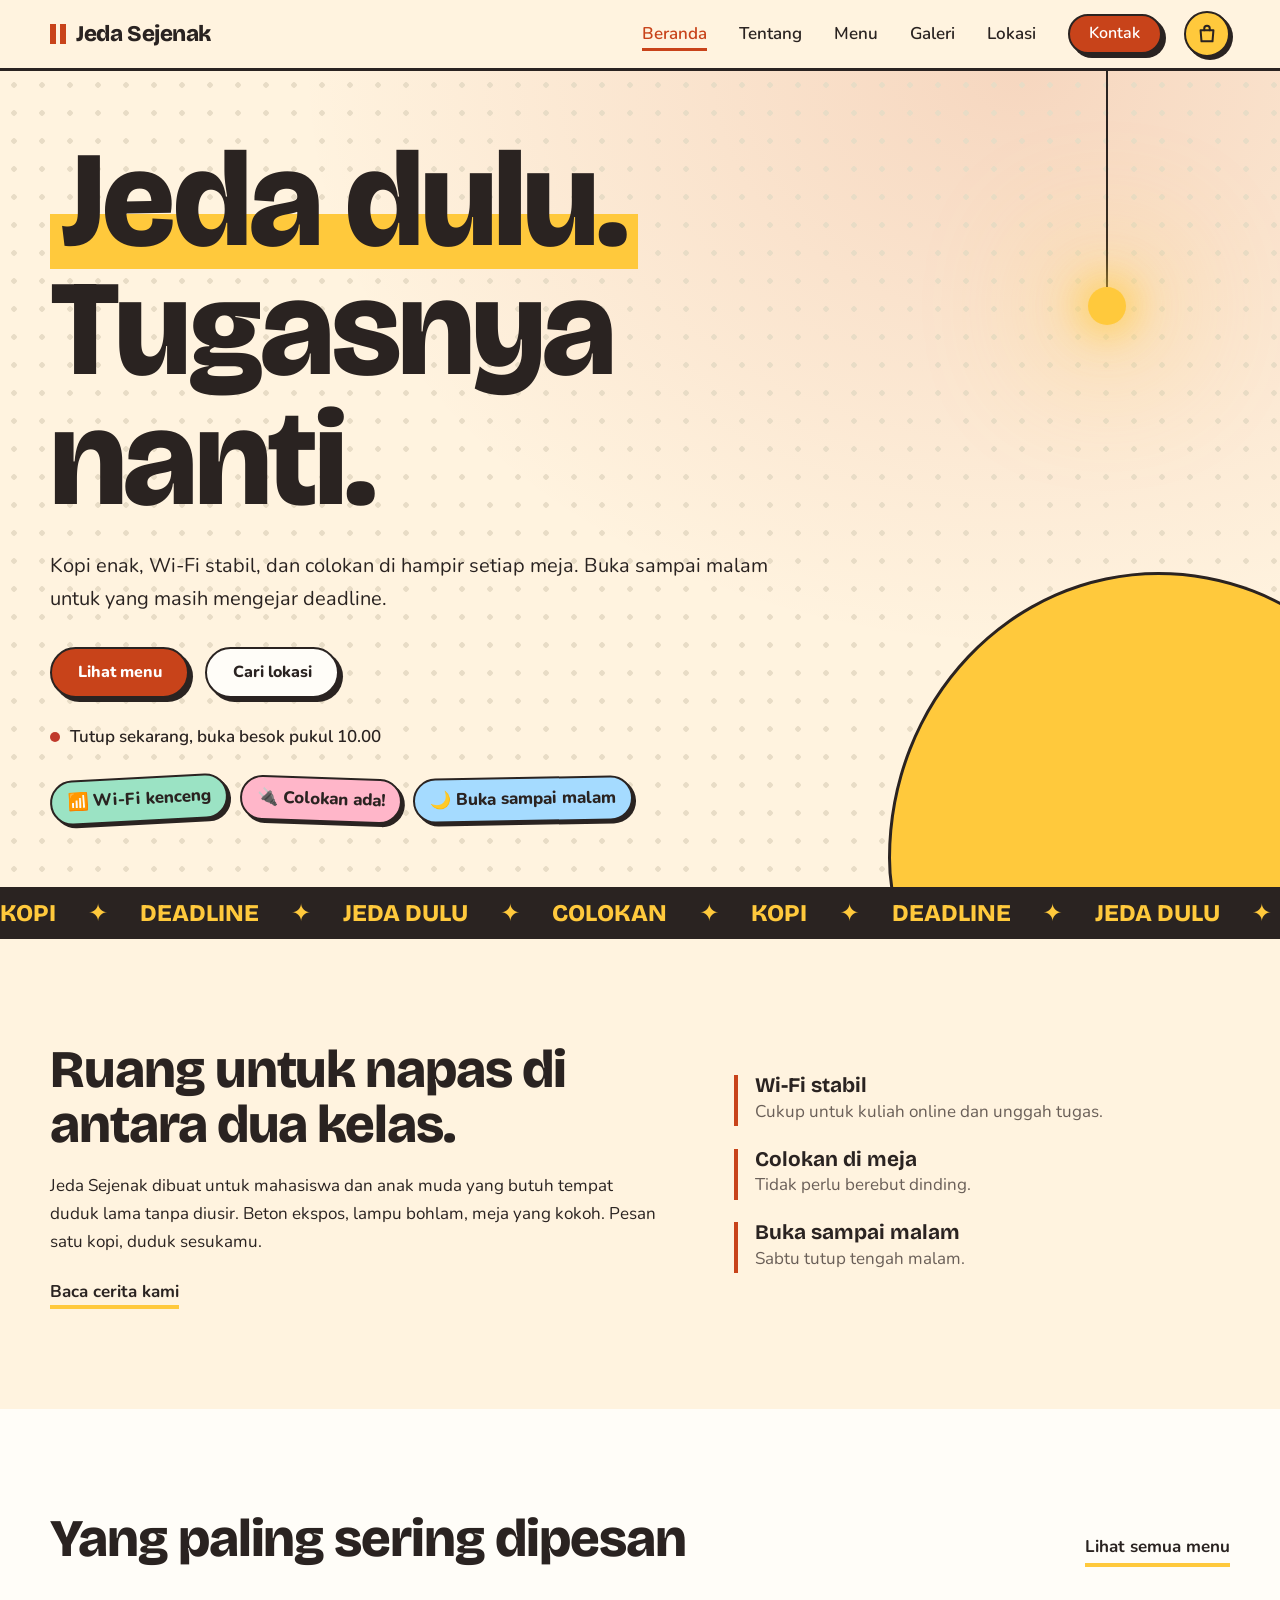
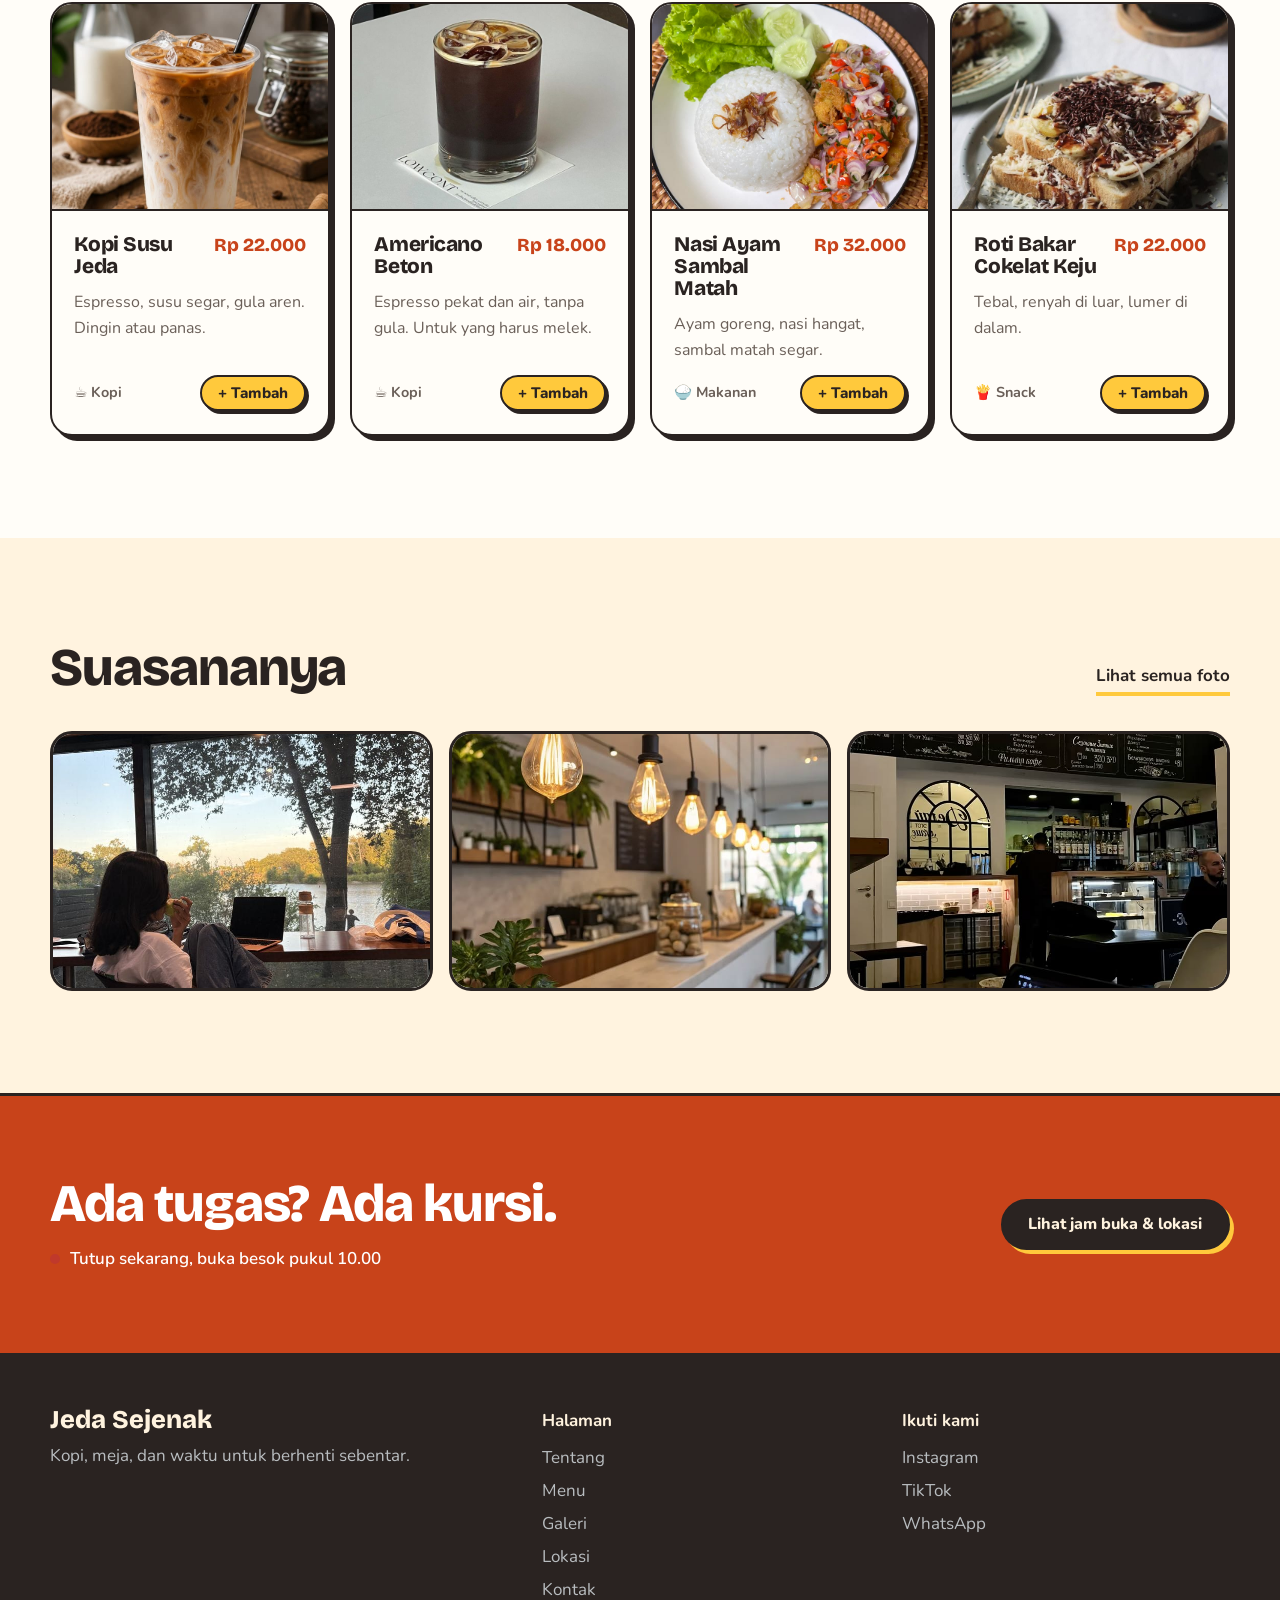
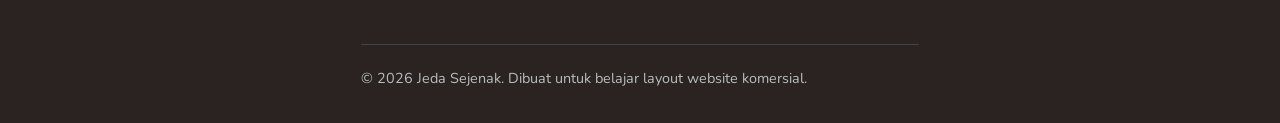
<file: index.html>
<!DOCTYPE html>
<html lang="id">
<head>
  <meta charset="UTF-8">
  <meta name="viewport" content="width=device-width, initial-scale=1">
  <title>Jeda Sejenak | Cafe untuk berhenti sebentar</title>
  <meta name="description" content="Jeda Sejenak: cafe industrial dengan kopi enak, Wi-Fi stabil, dan colokan di tiap meja. Buka sampai malam.">
  <link rel="preconnect" href="https://fonts.googleapis.com">
  <link rel="preconnect" href="https://fonts.gstatic.com" crossorigin>
  <link href="https://fonts.googleapis.com/css2?family=Bricolage+Grotesque:wght@700;800&family=Nunito:wght@400;600;700;800&display=swap" rel="stylesheet">
  <link rel="stylesheet" href="css/style.css">
  <script src="js/script.js" defer></script>
</head>
<body>
  <a class="skip" href="#main">Lewati ke konten</a>

  <!-- NAVBAR: sama di semua halaman. Yang beda hanya class="active" -->
  <header class="site-header">
    <div class="wrap nav">
      <a class="logo" href="index.html" aria-label="Jeda Sejenak, ke beranda">
        <span class="pause" aria-hidden="true"><i></i><i></i></span>Jeda Sejenak
      </a>
      <div class="nav-right">
        <ul class="nav-links" id="nav-links">
        <li><a href="index.html" class="active" aria-current="page">Beranda</a></li>
        <li><a href="about.html">Tentang</a></li>
        <li><a href="menu.html">Menu</a></li>
        <li><a href="gallery.html">Galeri</a></li>
        <li><a href="location.html">Lokasi</a></li>
        <li><a class="btn" href="contact.html">Kontak</a></li>
      </ul>
        <button class="bag-btn" type="button" aria-label="Buka tas pesanan" data-bag-open>
          <svg viewBox="0 0 24 24" fill="none" stroke="currentColor" stroke-width="2.2" stroke-linecap="round" stroke-linejoin="round" aria-hidden="true"><path d="M5 8h14l-1 12H6L5 8z"/><path d="M9 8V6a3 3 0 0 1 6 0v2"/></svg>
          <span class="bag-count" data-bag-count hidden>0</span>
        </button>
        <button class="nav-toggle" aria-expanded="false" aria-controls="nav-links" aria-label="Buka menu">
        <span></span><span></span><span></span>
      </button>
      </div>
    </div>
  </header>

  <main id="main">

    <!-- HERO -->
    <section class="hero">
      <div class="lamp" aria-hidden="true">
        <span class="lamp-cord"></span>
        <span class="lamp-bulb"></span>
      </div>
      <div class="wrap hero-inner">
        <h1 class="hero-title"><span class="hl">Jeda dulu.</span><br>Tugasnya<br>nanti.</h1>
        <p class="hero-lead">Kopi enak, Wi-Fi stabil, dan colokan di hampir setiap meja. Buka sampai malam untuk yang masih mengejar deadline.</p>
        <div class="hero-actions">
          <a class="btn" href="menu.html">Lihat menu</a>
          <a class="btn btn--ghost" href="location.html">Cari lokasi</a>
        </div>
        <p class="status" data-open-status>Memuat jam buka...</p>
        <div class="stickers" aria-hidden="true">
          <span class="sticker" style="--r:-3deg;--bg:var(--mint)">📶 Wi-Fi kenceng</span>
          <span class="sticker" style="--r:2deg;--bg:var(--pink);animation-delay:.4s">🔌 Colokan ada!</span>
          <span class="sticker" style="--r:-1deg;--bg:var(--sky);animation-delay:.8s">🌙 Buka sampai malam</span>
        </div>
      </div>
    </section>
    <div class="marquee" aria-hidden="true"><div class="marquee-track">
      <div class="marquee-group"><span>KOPI</span><span>✦</span><span>DEADLINE</span><span>✦</span><span>JEDA DULU</span><span>✦</span><span>COLOKAN</span><span>✦</span></div>
      <div class="marquee-group"><span>KOPI</span><span>✦</span><span>DEADLINE</span><span>✦</span><span>JEDA DULU</span><span>✦</span><span>COLOKAN</span><span>✦</span></div>
    </div></div>

    <!-- ABOUT (cuplikan) -->
    <section class="section">
      <div class="wrap split">
        <div>
          <h2 class="intro-title">Ruang untuk napas di antara dua kelas.</h2>
          <p>Jeda Sejenak dibuat untuk mahasiswa dan anak muda yang butuh tempat duduk lama tanpa diusir. Beton ekspos, lampu bohlam, meja yang kokoh. Pesan satu kopi, duduk sesukamu.</p>
          <p style="margin-top:1.4rem"><a class="text-link" href="about.html">Baca cerita kami</a></p>
        </div>
        <ul class="facts">
          <li><strong>Wi-Fi stabil</strong><span>Cukup untuk kuliah online dan unggah tugas.</span></li>
          <li><strong>Colokan di meja</strong><span>Tidak perlu berebut dinding.</span></li>
          <li><strong>Buka sampai malam</strong><span>Sabtu tutup tengah malam.</span></li>
        </ul>
      </div>
    </section>

    <!-- MENU FAVORIT -->
    <section class="section section--surface">
      <div class="wrap">
        <div class="section-head">
          <h2 class="section-title">Yang paling sering dipesan</h2>
          <a class="text-link" href="menu.html">Lihat semua menu</a>
        </div>
        <div class="menu-grid">
          <article class="menu-card" data-id="kopi-susu-jeda" data-name="Kopi Susu Jeda" data-price="22000" data-img="img/menu/kopi-susu-jeda.svg" data-category="kopi">
          <div class="menu-card-img"><img src="kopisusu.jpeg" alt="Kopi Susu Jeda" width="400" height="300" loading="lazy"></div>
          <div class="menu-card-body">
          <div class="menu-card-top"><h3>Kopi Susu Jeda</h3><span class="price">Rp 22.000</span></div>
            <p>Espresso, susu segar, gula aren. Dingin atau panas.</p>
            <div class="menu-card-foot"><span class="menu-tag">☕ Kopi</span><button class="btn-add" type="button" data-add aria-label="Tambah Kopi Susu Jeda ke tas"><span aria-hidden="true">+</span> <span class="add-label">Tambah</span></button></div>
                    </div>
        </article>
          <article class="menu-card" data-id="americano-beton" data-name="Americano Beton" data-price="18000" data-img="img/menu/americano-beton.svg" data-category="kopi">
          <div class="menu-card-img"><img src="americabeton.jpeg" alt="Americano Beton" width="400" height="300" loading="lazy"></div>
          <div class="menu-card-body">
          <div class="menu-card-top"><h3>Americano Beton</h3><span class="price">Rp 18.000</span></div>
            <p>Espresso pekat dan air, tanpa gula. Untuk yang harus melek.</p>
            <div class="menu-card-foot"><span class="menu-tag">☕ Kopi</span><button class="btn-add" type="button" data-add aria-label="Tambah Americano Beton ke tas"><span aria-hidden="true">+</span> <span class="add-label">Tambah</span></button></div>
                    </div>
        </article>
          <article class="menu-card" data-id="nasi-ayam-sambal-matah" data-name="Nasi Ayam Sambal Matah" data-price="32000" data-img="img/menu/nasi-ayam-sambal-matah.svg" data-category="makanan">
          <div class="menu-card-img"><img src="sambalmatah.jpeg" alt="Nasi Ayam Sambal Matah" width="400" height="300" loading="lazy"></div>
          <div class="menu-card-body">
          <div class="menu-card-top"><h3>Nasi Ayam Sambal Matah</h3><span class="price">Rp 32.000</span></div>
            <p>Ayam goreng, nasi hangat, sambal matah segar.</p>
            <div class="menu-card-foot"><span class="menu-tag">🍚 Makanan</span><button class="btn-add" type="button" data-add aria-label="Tambah Nasi Ayam Sambal Matah ke tas"><span aria-hidden="true">+</span> <span class="add-label">Tambah</span></button></div>
                    </div>
        </article>
          <article class="menu-card" data-id="roti-bakar-cokelat-keju" data-name="Roti Bakar Cokelat Keju" data-price="22000" data-img="img/menu/roti-bakar-cokelat-keju.svg" data-category="snack">
          <div class="menu-card-img"><img src="cokelatkeju.jpeg" alt="Roti Bakar Cokelat Keju" width="400" height="300" loading="lazy"></div>
          <div class="menu-card-body">
          <div class="menu-card-top"><h3>Roti Bakar Cokelat Keju</h3><span class="price">Rp 22.000</span></div>
            <p>Tebal, renyah di luar, lumer di dalam.</p>
            <div class="menu-card-foot"><span class="menu-tag">🍟 Snack</span><button class="btn-add" type="button" data-add aria-label="Tambah Roti Bakar Cokelat Keju ke tas"><span aria-hidden="true">+</span> <span class="add-label">Tambah</span></button></div>
                    </div>
        </article>
        </div>
      </div>
    </section>

    <!-- GALLERY (cuplikan) -->
    <section class="section">
      <div class="wrap">
        <div class="section-head">
          <h2 class="section-title">Suasananya</h2>
          <a class="text-link" href="gallery.html">Lihat semua foto</a>
        </div>
        <div class="gallery gallery--teaser">
          <!-- Ganti <div class="ph ..."> dengan: <img src="img/nama-foto.jpg" alt="deskripsi foto"> -->
          <figure class="g-item">
            <img src="sudutkerja.jpeg" alt="Kopi susu dan laptop" loading="lazy">
            <figcaption>Sudut kerja dekat jendela</figcaption>
          </figure>
          <figure class="g-item">
            <img src="lampubohlam.jpeg" alt="Kopi susu dan laptop" loading="lazy">
            <figcaption>Lampu bohlam di atas bar</figcaption>
          </figure>
          <figure class="g-item">
            <img src="malamhari.jpeg" alt="Kopi susu dan laptop" loading="lazy">
            <figcaption>Malam hari, penuh dan ramai</figcaption>
          </figure>
        </div>
      </div>
    </section>

    <!-- JAM BUKA + CTA -->
    <section class="cta-band">
      <div class="wrap cta-inner">
        <div>
          <h2 class="cta-title">Ada tugas? Ada kursi.</h2>
          <p class="status" data-open-status>Memuat jam buka...</p>
        </div>
        <a class="btn btn--dark" href="location.html">Lihat jam buka &amp; lokasi</a>
      </div>
    </section>

  </main>

  <!-- FOOTER: sama di semua halaman -->
  <footer class="site-footer">
    <div class="wrap footer-grid">
      <div>
        <p class="footer-brand">Jeda Sejenak</p>
        <p>Kopi, meja, dan waktu untuk berhenti sebentar.</p>
      </div>
      <nav aria-label="Navigasi footer">
        <p class="footer-title">Halaman</p>
        <ul class="footer-links">
          <li><a href="about.html">Tentang</a></li>
          <li><a href="menu.html">Menu</a></li>
          <li><a href="gallery.html">Galeri</a></li>
          <li><a href="location.html">Lokasi</a></li>
          <li><a href="contact.html">Kontak</a></li>
        </ul>
      </nav>
      <div>
        <p class="footer-title">Ikuti kami</p>
        <ul class="footer-links">
          <li><a href="https://instagram.com/jedasejenak.pku" target="_blank" rel="noopener">Instagram</a></li>
          <li><a href="https://tiktok.com/@jedasejenak.pku" target="_blank" rel="noopener">TikTok</a></li>
          <li><a href="https://wa.me/628975091253" target="_blank" rel="noopener">WhatsApp</a></li>
        </ul>
      </div>
    </div>
    <p class="wrap copyright">&copy; <span data-year>2026</span> Jeda Sejenak. Dibuat untuk belajar layout website komersial.</p>
  </footer>
</body>
</html>
</file>
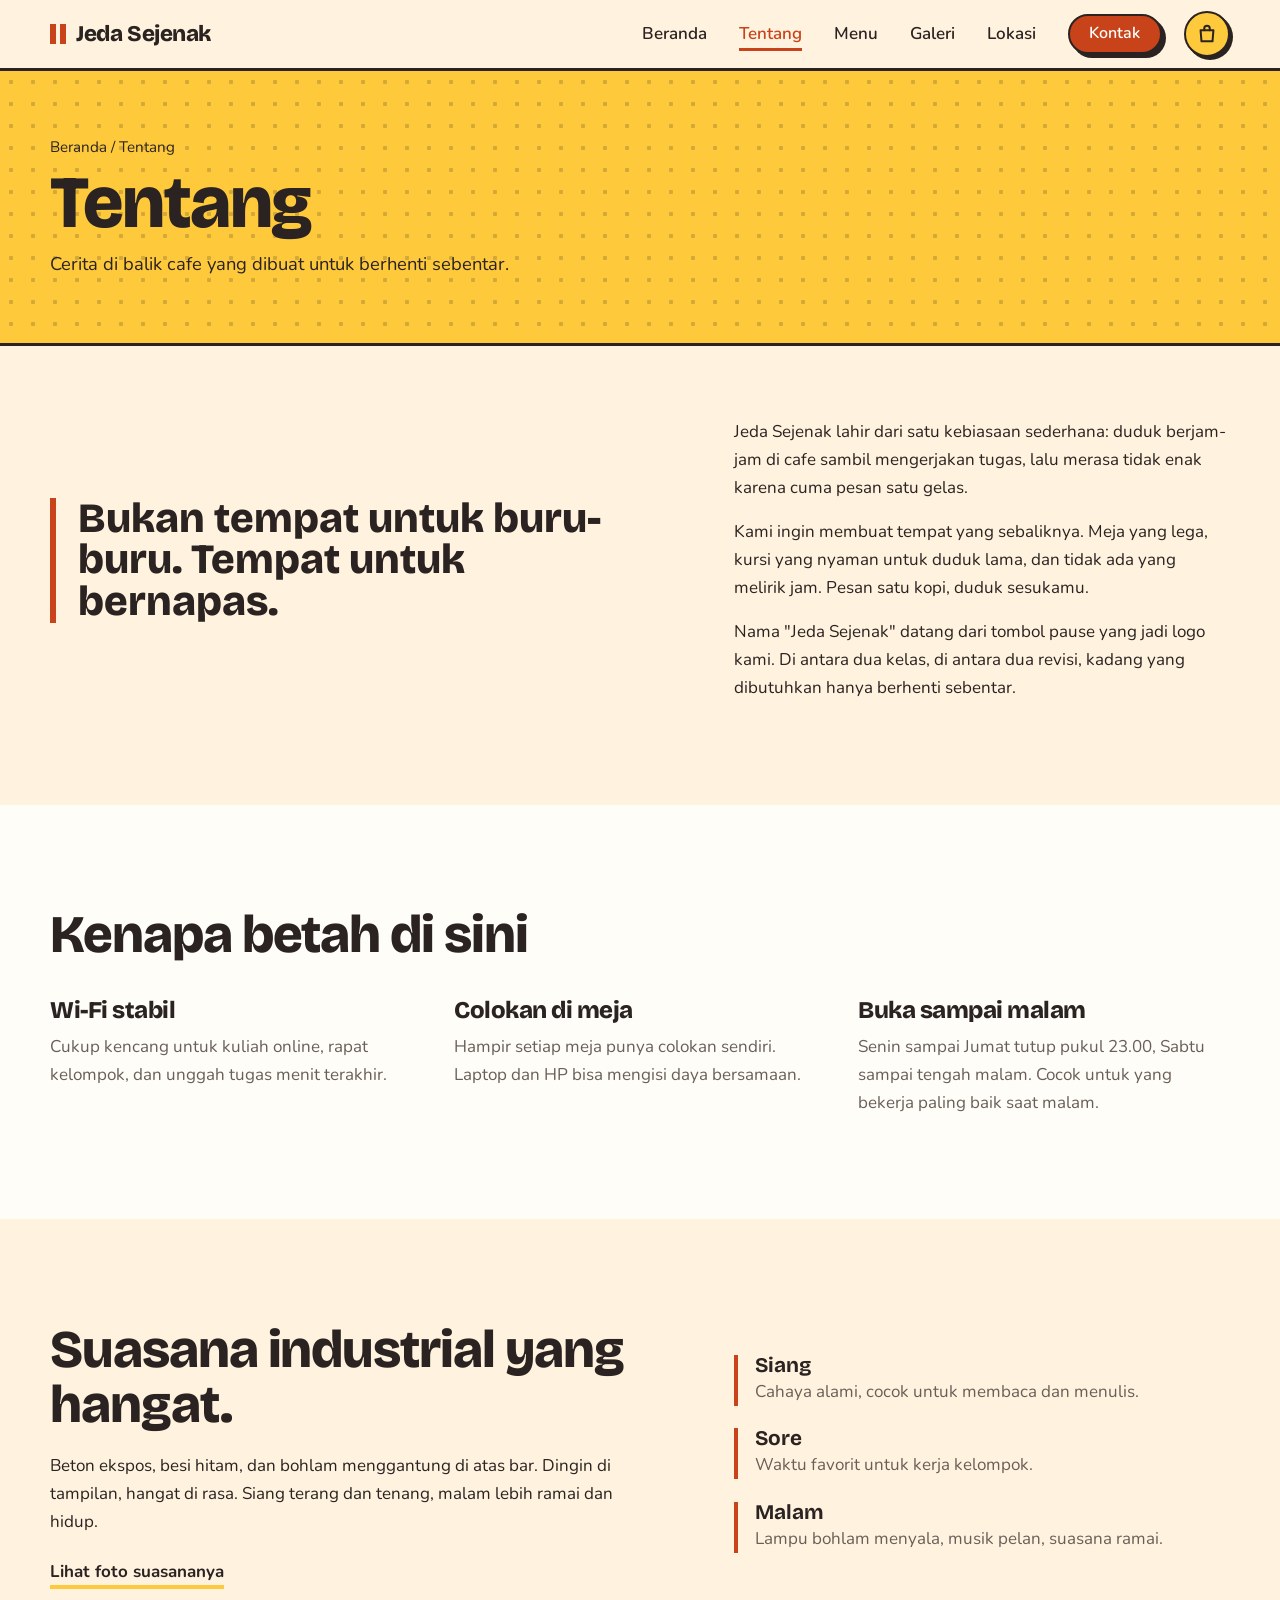
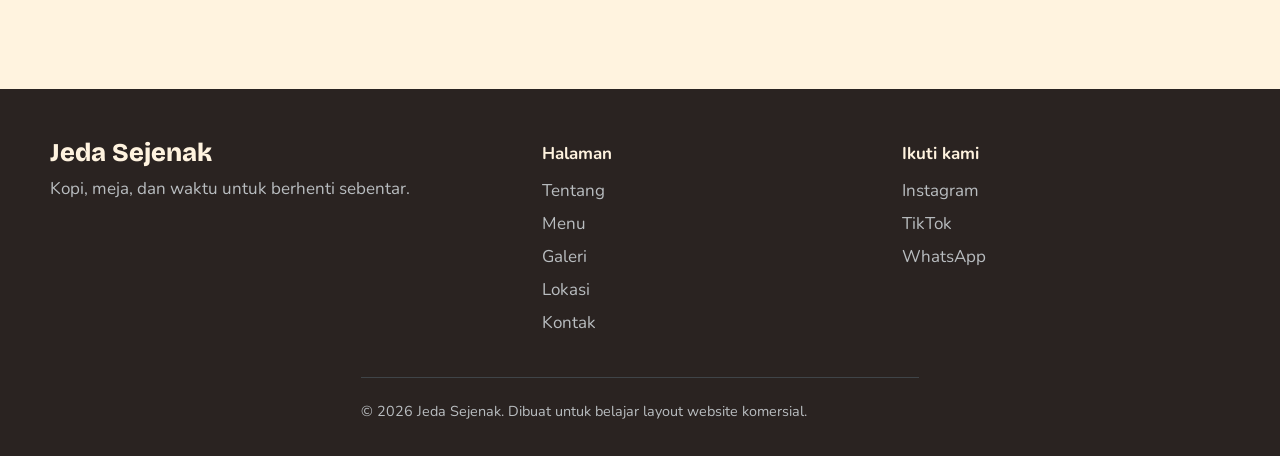
<file: about.html>
<!DOCTYPE html>
<html lang="id">
<head>
  <meta charset="UTF-8">
  <meta name="viewport" content="width=device-width, initial-scale=1">
  <title>Tentang | Jeda Sejenak</title>
  <meta name="description" content="Cerita Jeda Sejenak: cafe industrial untuk mahasiswa dengan Wi-Fi stabil, colokan di meja, dan jam buka sampai malam.">
  <link rel="preconnect" href="https://fonts.googleapis.com">
  <link rel="preconnect" href="https://fonts.gstatic.com" crossorigin>
  <link href="https://fonts.googleapis.com/css2?family=Bricolage+Grotesque:wght@700;800&family=Nunito:wght@400;600;700;800&display=swap" rel="stylesheet">
  <link rel="stylesheet" href="css/style.css">
  <script src="js/script.js" defer></script>
</head>
<body>
  <a class="skip" href="#main">Lewati ke konten</a>

  <!-- NAVBAR: sama di semua halaman. Yang beda hanya class="active" -->
  <header class="site-header">
    <div class="wrap nav">
      <a class="logo" href="index.html" aria-label="Jeda Sejenak, ke beranda">
        <span class="pause" aria-hidden="true"><i></i><i></i></span>Jeda Sejenak
      </a>
      <div class="nav-right">
        <ul class="nav-links" id="nav-links">
        <li><a href="index.html">Beranda</a></li>
        <li><a href="about.html" class="active" aria-current="page">Tentang</a></li>
        <li><a href="menu.html">Menu</a></li>
        <li><a href="gallery.html">Galeri</a></li>
        <li><a href="location.html">Lokasi</a></li>
        <li><a class="btn" href="contact.html">Kontak</a></li>
      </ul>
        <button class="bag-btn" type="button" aria-label="Buka tas pesanan" data-bag-open>
          <svg viewBox="0 0 24 24" fill="none" stroke="currentColor" stroke-width="2.2" stroke-linecap="round" stroke-linejoin="round" aria-hidden="true"><path d="M5 8h14l-1 12H6L5 8z"/><path d="M9 8V6a3 3 0 0 1 6 0v2"/></svg>
          <span class="bag-count" data-bag-count hidden>0</span>
        </button>
        <button class="nav-toggle" aria-expanded="false" aria-controls="nav-links" aria-label="Buka menu">
        <span></span><span></span><span></span>
      </button>
      </div>
    </div>
  </header>

  <main id="main">

    <!-- PAGE HEADER (hero kecil untuk halaman dalam) -->
    <section class="page-header">
      <div class="wrap">
        <p class="crumb"><a href="index.html">Beranda</a> / Tentang</p>
        <h1 class="page-title">Tentang</h1>
        <p class="page-lead">Cerita di balik cafe yang dibuat untuk berhenti sebentar.</p>
      </div>
    </section>

    <section class="section">
      <div class="wrap split">
        <p class="pull-quote">Bukan tempat untuk buru-buru. Tempat untuk bernapas.</p>
        <div class="story">
          <p>Jeda Sejenak lahir dari satu kebiasaan sederhana: duduk berjam-jam di cafe sambil mengerjakan tugas, lalu merasa tidak enak karena cuma pesan satu gelas.</p>
          <p>Kami ingin membuat tempat yang sebaliknya. Meja yang lega, kursi yang nyaman untuk duduk lama, dan tidak ada yang melirik jam. Pesan satu kopi, duduk sesukamu.</p>
          <p>Nama "Jeda Sejenak" datang dari tombol pause yang jadi logo kami. Di antara dua kelas, di antara dua revisi, kadang yang dibutuhkan hanya berhenti sebentar.</p>
        </div>
      </div>
    </section>

    <section class="section section--surface">
      <div class="wrap">
        <div class="section-head"><h2 class="section-title">Kenapa betah di sini</h2></div>
        <div class="cols-3">
          <div><h3>Wi-Fi stabil</h3><p>Cukup kencang untuk kuliah online, rapat kelompok, dan unggah tugas menit terakhir.</p></div>
          <div><h3>Colokan di meja</h3><p>Hampir setiap meja punya colokan sendiri. Laptop dan HP bisa mengisi daya bersamaan.</p></div>
          <div><h3>Buka sampai malam</h3><p>Senin sampai Jumat tutup pukul 23.00, Sabtu sampai tengah malam. Cocok untuk yang bekerja paling baik saat malam.</p></div>
        </div>
      </div>
    </section>

    <section class="section">
      <div class="wrap split">
        <div>
          <h2 class="intro-title">Suasana industrial yang hangat.</h2>
          <p>Beton ekspos, besi hitam, dan bohlam menggantung di atas bar. Dingin di tampilan, hangat di rasa. Siang terang dan tenang, malam lebih ramai dan hidup.</p>
          <p style="margin-top:1.4rem"><a class="text-link" href="gallery.html">Lihat foto suasananya</a></p>
        </div>
        <ul class="facts">
          <li><strong>Siang</strong><span>Cahaya alami, cocok untuk membaca dan menulis.</span></li>
          <li><strong>Sore</strong><span>Waktu favorit untuk kerja kelompok.</span></li>
          <li><strong>Malam</strong><span>Lampu bohlam menyala, musik pelan, suasana ramai.</span></li>
        </ul>
      </div>
    </section>

  </main>

  <!-- FOOTER: sama di semua halaman -->
  <footer class="site-footer">
    <div class="wrap footer-grid">
      <div>
        <p class="footer-brand">Jeda Sejenak</p>
        <p>Kopi, meja, dan waktu untuk berhenti sebentar.</p>
      </div>
      <nav aria-label="Navigasi footer">
        <p class="footer-title">Halaman</p>
        <ul class="footer-links">
          <li><a href="about.html">Tentang</a></li>
          <li><a href="menu.html">Menu</a></li>
          <li><a href="gallery.html">Galeri</a></li>
          <li><a href="location.html">Lokasi</a></li>
          <li><a href="contact.html">Kontak</a></li>
        </ul>
      </nav>
      <div>
        <p class="footer-title">Ikuti kami</p>
        <ul class="footer-links">
          <li><a href="https://instagram.com/jedasejenak.pku" target="_blank" rel="noopener">Instagram</a></li>
          <li><a href="https://tiktok.com/@jedasejenak.pku" target="_blank" rel="noopener">TikTok</a></li>
          <li><a href="https://wa.me/628975091253" target="_blank" rel="noopener">WhatsApp</a></li>
        </ul>
      </div>
    </div>
    <p class="wrap copyright">&copy; <span data-year>2026</span> Jeda Sejenak. Dibuat untuk belajar layout website komersial.</p>
  </footer>
</body>
</html>
</file>
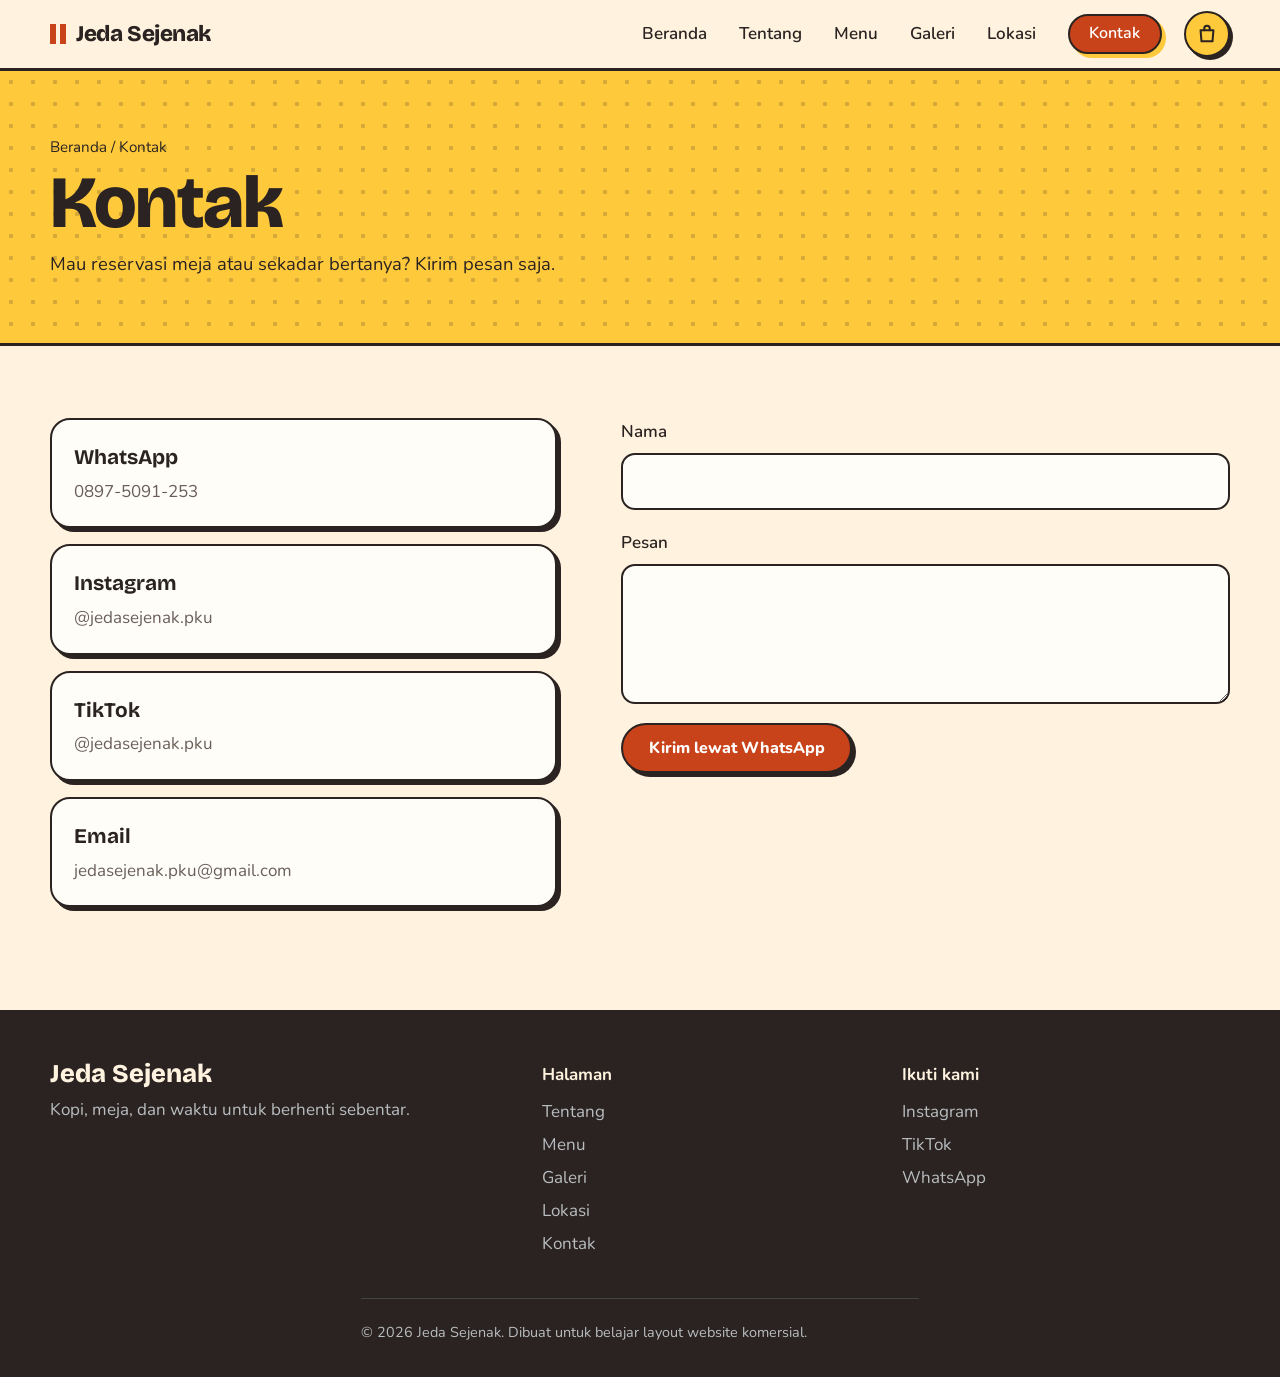
<file: contact.html>
<!DOCTYPE html>
<html lang="id">
<head>
  <meta charset="UTF-8">
  <meta name="viewport" content="width=device-width, initial-scale=1">
  <title>Kontak | Jeda Sejenak</title>
  <meta name="description" content="Hubungi Jeda Sejenak lewat WhatsApp, Instagram, email, atau kirim pesan singkat.">
  <link rel="preconnect" href="https://fonts.googleapis.com">
  <link rel="preconnect" href="https://fonts.gstatic.com" crossorigin>
  <link href="https://fonts.googleapis.com/css2?family=Bricolage+Grotesque:wght@700;800&family=Nunito:wght@400;600;700;800&display=swap" rel="stylesheet">
  <link rel="stylesheet" href="css/style.css">
  <script src="js/script.js" defer></script>
</head>
<body>
  <a class="skip" href="#main">Lewati ke konten</a>

  <!-- NAVBAR: sama di semua halaman. Yang beda hanya class="active" -->
  <header class="site-header">
    <div class="wrap nav">
      <a class="logo" href="index.html" aria-label="Jeda Sejenak, ke beranda">
        <span class="pause" aria-hidden="true"><i></i><i></i></span>Jeda Sejenak
      </a>
      <div class="nav-right">
        <ul class="nav-links" id="nav-links">
        <li><a href="index.html">Beranda</a></li>
        <li><a href="about.html">Tentang</a></li>
        <li><a href="menu.html">Menu</a></li>
        <li><a href="gallery.html">Galeri</a></li>
        <li><a href="location.html">Lokasi</a></li>
        <li><a class="btn active" href="contact.html" aria-current="page">Kontak</a></li>
      </ul>
        <button class="bag-btn" type="button" aria-label="Buka tas pesanan" data-bag-open>
          <svg viewBox="0 0 24 24" fill="none" stroke="currentColor" stroke-width="2.2" stroke-linecap="round" stroke-linejoin="round" aria-hidden="true"><path d="M5 8h14l-1 12H6L5 8z"/><path d="M9 8V6a3 3 0 0 1 6 0v2"/></svg>
          <span class="bag-count" data-bag-count hidden>0</span>
        </button>
        <button class="nav-toggle" aria-expanded="false" aria-controls="nav-links" aria-label="Buka menu">
        <span></span><span></span><span></span>
      </button>
      </div>
    </div>
  </header>

  <main id="main">

    <!-- PAGE HEADER (hero kecil untuk halaman dalam) -->
    <section class="page-header">
      <div class="wrap">
        <p class="crumb"><a href="index.html">Beranda</a> / Kontak</p>
        <h1 class="page-title">Kontak</h1>
        <p class="page-lead">Mau reservasi meja atau sekadar bertanya? Kirim pesan saja.</p>
      </div>
    </section>

    <section class="section">
      <div class="wrap contact-grid">
        <div class="contact-list">
          <a class="contact-card" href="https://wa.me/628975091253" target="_blank" rel="noopener"><strong>WhatsApp</strong><span>0897-5091-253</span></a>
          <a class="contact-card" href="https://instagram.com/jedasejenak.pku" target="_blank" rel="noopener"><strong>Instagram</strong><span>@jedasejenak.pku</span></a>
          <a class="contact-card" href="https://tiktok.com/@jedasejenak.pku" target="_blank" rel="noopener"><strong>TikTok</strong><span>@jedasejenak.pku</span></a>
          <a class="contact-card" href="mailto:jedasejenak.pku@gmail.com"><strong>Email</strong><span>jedasejenak.pku@gmail.com</span></a>
        </div>

        <!-- Form ini membuka WhatsApp dengan pesan yang sudah terisi (diatur di script.js) -->
        <form id="wa-form">
          <div class="field">
            <label for="nama">Nama</label>
            <input id="nama" name="nama" type="text" autocomplete="name" required>
          </div>
          <div class="field">
            <label for="pesan">Pesan</label>
            <textarea id="pesan" name="pesan" required></textarea>
          </div>
          <button class="btn" type="submit">Kirim lewat WhatsApp</button>
        </form>
      </div>
    </section>

  </main>

  <!-- FOOTER: sama di semua halaman -->
  <footer class="site-footer">
    <div class="wrap footer-grid">
      <div>
        <p class="footer-brand">Jeda Sejenak</p>
        <p>Kopi, meja, dan waktu untuk berhenti sebentar.</p>
      </div>
      <nav aria-label="Navigasi footer">
        <p class="footer-title">Halaman</p>
        <ul class="footer-links">
          <li><a href="about.html">Tentang</a></li>
          <li><a href="menu.html">Menu</a></li>
          <li><a href="gallery.html">Galeri</a></li>
          <li><a href="location.html">Lokasi</a></li>
          <li><a href="contact.html">Kontak</a></li>
        </ul>
      </nav>
      <div>
        <p class="footer-title">Ikuti kami</p>
        <ul class="footer-links">
          <li><a href="https://instagram.com/jedasejenak.pku" target="_blank" rel="noopener">Instagram</a></li>
          <li><a href="https://tiktok.com/@jedasejenak.pku" target="_blank" rel="noopener">TikTok</a></li>
          <li><a href="https://wa.me/628975091253" target="_blank" rel="noopener">WhatsApp</a></li>
        </ul>
      </div>
    </div>
    <p class="wrap copyright">&copy; <span data-year>2026</span> Jeda Sejenak. Dibuat untuk belajar layout website komersial.</p>
  </footer>
</body>
</html>
</file>
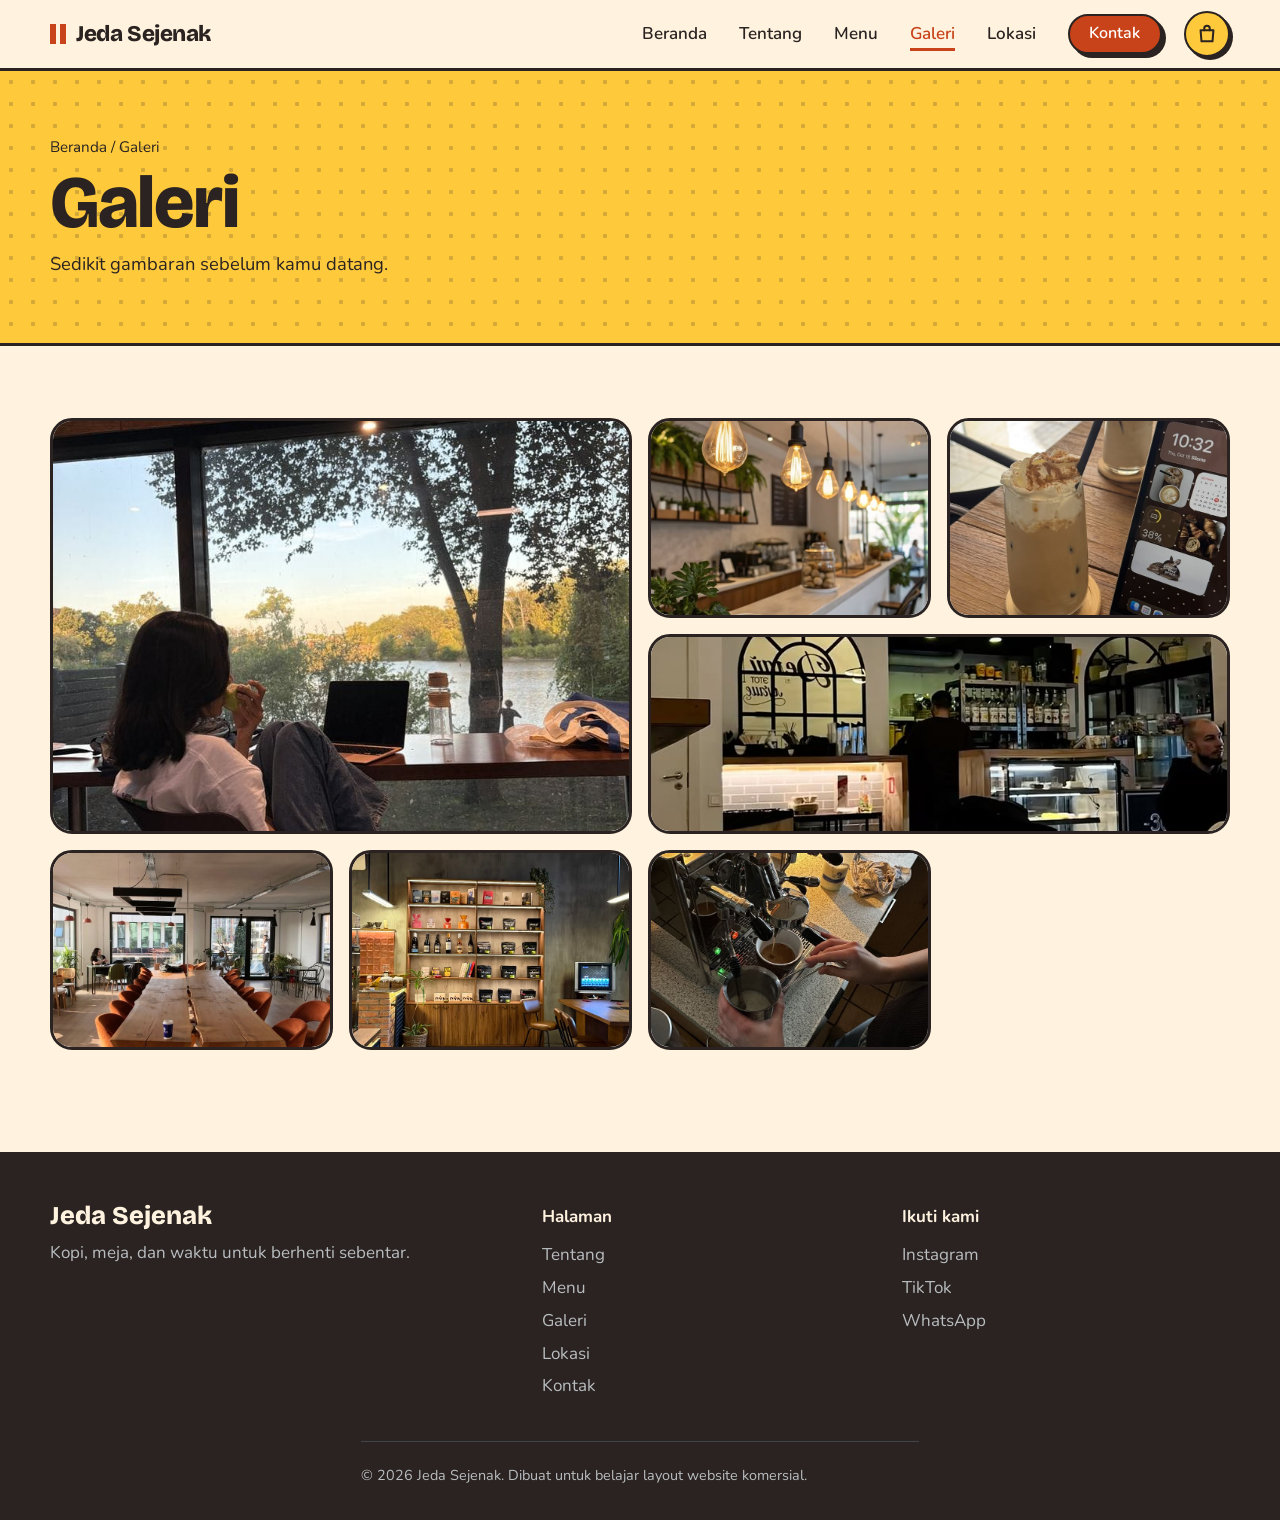
<file: gallery.html>
<!DOCTYPE html>
<html lang="id">
<head>
  <meta charset="UTF-8">
  <meta name="viewport" content="width=device-width, initial-scale=1">
  <title>Galeri | Jeda Sejenak</title>
  <meta name="description" content="Foto suasana Jeda Sejenak: sudut kerja, bar, menu, dan suasana malam.">
  <link rel="preconnect" href="https://fonts.googleapis.com">
  <link rel="preconnect" href="https://fonts.gstatic.com" crossorigin>
  <link href="https://fonts.googleapis.com/css2?family=Bricolage+Grotesque:wght@700;800&family=Nunito:wght@400;600;700;800&display=swap" rel="stylesheet">
  <link rel="stylesheet" href="css/style.css">
  <script src="js/script.js" defer></script>
</head>
<body>
  <a class="skip" href="#main">Lewati ke konten</a>

  <!-- NAVBAR: sama di semua halaman. Yang beda hanya class="active" -->
  <header class="site-header">
    <div class="wrap nav">
      <a class="logo" href="index.html" aria-label="Jeda Sejenak, ke beranda">
        <span class="pause" aria-hidden="true"><i></i><i></i></span>Jeda Sejenak
      </a>
      <div class="nav-right">
        <ul class="nav-links" id="nav-links">
        <li><a href="index.html">Beranda</a></li>
        <li><a href="about.html">Tentang</a></li>
        <li><a href="menu.html">Menu</a></li>
        <li><a href="gallery.html" class="active" aria-current="page">Galeri</a></li>
        <li><a href="location.html">Lokasi</a></li>
        <li><a class="btn" href="contact.html">Kontak</a></li>
      </ul>
        <button class="bag-btn" type="button" aria-label="Buka tas pesanan" data-bag-open>
          <svg viewBox="0 0 24 24" fill="none" stroke="currentColor" stroke-width="2.2" stroke-linecap="round" stroke-linejoin="round" aria-hidden="true"><path d="M5 8h14l-1 12H6L5 8z"/><path d="M9 8V6a3 3 0 0 1 6 0v2"/></svg>
          <span class="bag-count" data-bag-count hidden>0</span>
        </button>
        <button class="nav-toggle" aria-expanded="false" aria-controls="nav-links" aria-label="Buka menu">
        <span></span><span></span><span></span>
      </button>
      </div>
    </div>
  </header>

  <main id="main">

    <!-- PAGE HEADER (hero kecil untuk halaman dalam) -->
    <section class="page-header">
      <div class="wrap">
        <p class="crumb"><a href="index.html">Beranda</a> / Galeri</p>
        <h1 class="page-title">Galeri</h1>
        <p class="page-lead">Sedikit gambaran sebelum kamu datang.</p>
      </div>
    </section>

    <section class="section">
      <div class="wrap">
        <div class="gallery">
          <figure class="g-item g-big">
            <img src="sudutkerja.jpeg" alt="Sudut kerja dekat jendela" loading="lazy">
            <figcaption>Sudut kerja dekat jendela</figcaption>
          </figure>
          <figure class="g-item">
            <img src="lampubohlam.jpeg" alt="Lampu bohlam di atas bar" loading="lazy">
            <figcaption>Lampu bohlam di atas bar</figcaption>
          </figure>
          <figure class="g-item">
            <img src="kopidanlaptop.jpeg" alt="Kopi susu dan laptop" loading="lazy">
            <figcaption>Kopi susu dan laptop</figcaption>
          </figure>
          <figure class="g-item g-wide">
            <img src="malamhari.jpeg" alt="Malam hari, penuh dan ramai" loading="lazy">
            <figcaption>Malam hari, penuh dan ramai</figcaption>
          </figure>
          <figure class="g-item">
            <img src="mejapanjang.jpeg" alt="Meja panjang untuk kerja kelompok" loading="lazy">
            <figcaption>Meja panjang untuk kerja kelompok</figcaption>
          </figure>
          <figure class="g-item">
            <img src="rakbuku.jpeg" alt="Rak buku dan colokan" loading="lazy">
            <figcaption>Rak buku dan colokan</figcaption>
          </figure>
          <figure class="g-item">
            <img src="espresso.jpeg" alt="Barista menyeduh espresso" loading="lazy">
            <figcaption>Barista menyeduh espresso</figcaption>
          </figure>
        </div>
      </div>
    </section>

  </main>

  <!-- FOOTER: sama di semua halaman -->
  <footer class="site-footer">
    <div class="wrap footer-grid">
      <div>
        <p class="footer-brand">Jeda Sejenak</p>
        <p>Kopi, meja, dan waktu untuk berhenti sebentar.</p>
      </div>
      <nav aria-label="Navigasi footer">
        <p class="footer-title">Halaman</p>
        <ul class="footer-links">
          <li><a href="about.html">Tentang</a></li>
          <li><a href="menu.html">Menu</a></li>
          <li><a href="gallery.html">Galeri</a></li>
          <li><a href="location.html">Lokasi</a></li>
          <li><a href="contact.html">Kontak</a></li>
        </ul>
      </nav>
      <div>
        <p class="footer-title">Ikuti kami</p>
        <ul class="footer-links">
          <li><a href="https://instagram.com/jedasejenak.pku" target="_blank" rel="noopener">Instagram</a></li>
          <li><a href="https://tiktok.com/@jedasejenak.pku" target="_blank" rel="noopener">TikTok</a></li>
          <li><a href="https://wa.me/628975091253" target="_blank" rel="noopener">WhatsApp</a></li>
        </ul>
      </div>
    </div>
    <p class="wrap copyright">&copy; <span data-year>2026</span> Jeda Sejenak. Dibuat untuk belajar layout website komersial.</p>
  </footer>
</body>
</html>
</file>
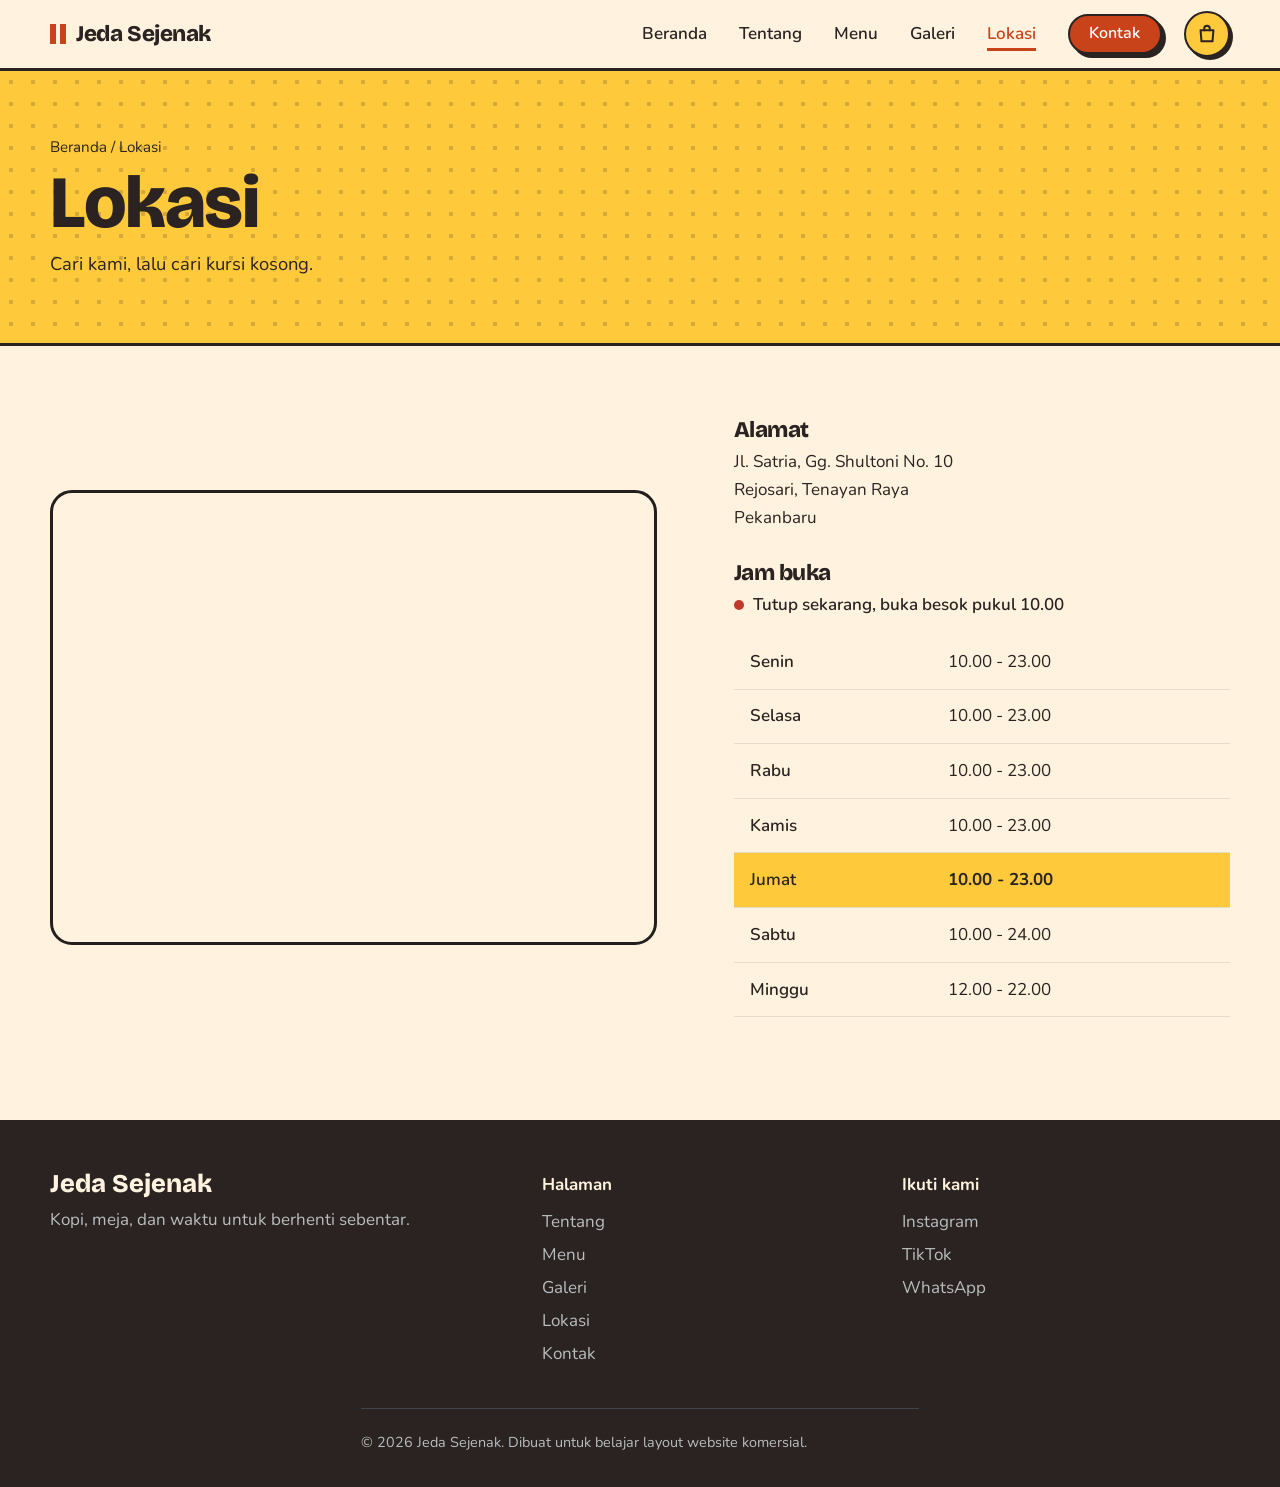
<file: location.html>
<!DOCTYPE html>
<html lang="id">
<head>
  <meta charset="UTF-8">
  <meta name="viewport" content="width=device-width, initial-scale=1">
  <title>Lokasi | Jeda Sejenak</title>
  <meta name="description" content="Alamat, peta, dan jam buka Jeda Sejenak.">
  <link rel="preconnect" href="https://fonts.googleapis.com">
  <link rel="preconnect" href="https://fonts.gstatic.com" crossorigin>
  <link href="https://fonts.googleapis.com/css2?family=Bricolage+Grotesque:wght@700;800&family=Nunito:wght@400;600;700;800&display=swap" rel="stylesheet">
  <link rel="stylesheet" href="css/style.css">
  <script src="js/script.js" defer></script>
</head>
<body>
  <a class="skip" href="#main">Lewati ke konten</a>

  <!-- NAVBAR: sama di semua halaman. Yang beda hanya class="active" -->
  <header class="site-header">
    <div class="wrap nav">
      <a class="logo" href="index.html" aria-label="Jeda Sejenak, ke beranda">
        <span class="pause" aria-hidden="true"><i></i><i></i></span>Jeda Sejenak
      </a>
      <div class="nav-right">
        <ul class="nav-links" id="nav-links">
        <li><a href="index.html">Beranda</a></li>
        <li><a href="about.html">Tentang</a></li>
        <li><a href="menu.html">Menu</a></li>
        <li><a href="gallery.html">Galeri</a></li>
        <li><a href="location.html" class="active" aria-current="page">Lokasi</a></li>
        <li><a class="btn" href="contact.html">Kontak</a></li>
      </ul>
        <button class="bag-btn" type="button" aria-label="Buka tas pesanan" data-bag-open>
          <svg viewBox="0 0 24 24" fill="none" stroke="currentColor" stroke-width="2.2" stroke-linecap="round" stroke-linejoin="round" aria-hidden="true"><path d="M5 8h14l-1 12H6L5 8z"/><path d="M9 8V6a3 3 0 0 1 6 0v2"/></svg>
          <span class="bag-count" data-bag-count hidden>0</span>
        </button>
        <button class="nav-toggle" aria-expanded="false" aria-controls="nav-links" aria-label="Buka menu">
        <span></span><span></span><span></span>
      </button>
      </div>
    </div>
  </header>

  <main id="main">

    <!-- PAGE HEADER (hero kecil untuk halaman dalam) -->
    <section class="page-header">
      <div class="wrap">
        <p class="crumb"><a href="index.html">Beranda</a> / Lokasi</p>
        <h1 class="page-title">Lokasi</h1>
        <p class="page-lead">Cari kami, lalu cari kursi kosong.</p>
      </div>
    </section>

    <section class="section">
      <div class="wrap split">
        <div>
          <!-- Peta dicari dari alamat. Untuk titik yang lebih tepat, pakai "Bagikan > Sematkan peta" dari Google Maps -->
          <iframe class="map" title="Peta lokasi Jeda Sejenak" loading="lazy"
            src="https://www.google.com/maps?q=Jl.+Satria+Gg.+Shultoni+No.+10,+Rejosari,+Tenayan+Raya,+Pekanbaru&amp;output=embed"></iframe>
        </div>
        <div>
          <div class="info-block">
            <h3>Alamat</h3>
            <p>Jl. Satria, Gg. Shultoni No. 10<br>Rejosari, Tenayan Raya<br>Pekanbaru</p>
          </div>
          <div class="info-block">
            <h3>Jam buka</h3>
            <p class="status" data-open-status>Memuat jam buka...</p>
            <table class="hours" style="margin-top:1rem">
              <tbody>
            <tr data-day="1"><th scope="row">Senin</th><td>10.00 - 23.00</td></tr>
            <tr data-day="2"><th scope="row">Selasa</th><td>10.00 - 23.00</td></tr>
            <tr data-day="3"><th scope="row">Rabu</th><td>10.00 - 23.00</td></tr>
            <tr data-day="4"><th scope="row">Kamis</th><td>10.00 - 23.00</td></tr>
            <tr data-day="5"><th scope="row">Jumat</th><td>10.00 - 23.00</td></tr>
            <tr data-day="6"><th scope="row">Sabtu</th><td>10.00 - 24.00</td></tr>
            <tr data-day="0"><th scope="row">Minggu</th><td>12.00 - 22.00</td></tr>
              </tbody>
            </table>
          </div>
        </div>
      </div>
    </section>

  </main>

  <!-- FOOTER: sama di semua halaman -->
  <footer class="site-footer">
    <div class="wrap footer-grid">
      <div>
        <p class="footer-brand">Jeda Sejenak</p>
        <p>Kopi, meja, dan waktu untuk berhenti sebentar.</p>
      </div>
      <nav aria-label="Navigasi footer">
        <p class="footer-title">Halaman</p>
        <ul class="footer-links">
          <li><a href="about.html">Tentang</a></li>
          <li><a href="menu.html">Menu</a></li>
          <li><a href="gallery.html">Galeri</a></li>
          <li><a href="location.html">Lokasi</a></li>
          <li><a href="contact.html">Kontak</a></li>
        </ul>
      </nav>
      <div>
        <p class="footer-title">Ikuti kami</p>
        <ul class="footer-links">
          <li><a href="https://instagram.com/jedasejenak.pku" target="_blank" rel="noopener">Instagram</a></li>
          <li><a href="https://tiktok.com/@jedasejenak.pku" target="_blank" rel="noopener">TikTok</a></li>
          <li><a href="https://wa.me/628975091253" target="_blank" rel="noopener">WhatsApp</a></li>
        </ul>
      </div>
    </div>
    <p class="wrap copyright">&copy; <span data-year>2026</span> Jeda Sejenak. Dibuat untuk belajar layout website komersial.</p>
  </footer>
</body>
</html>
</file>
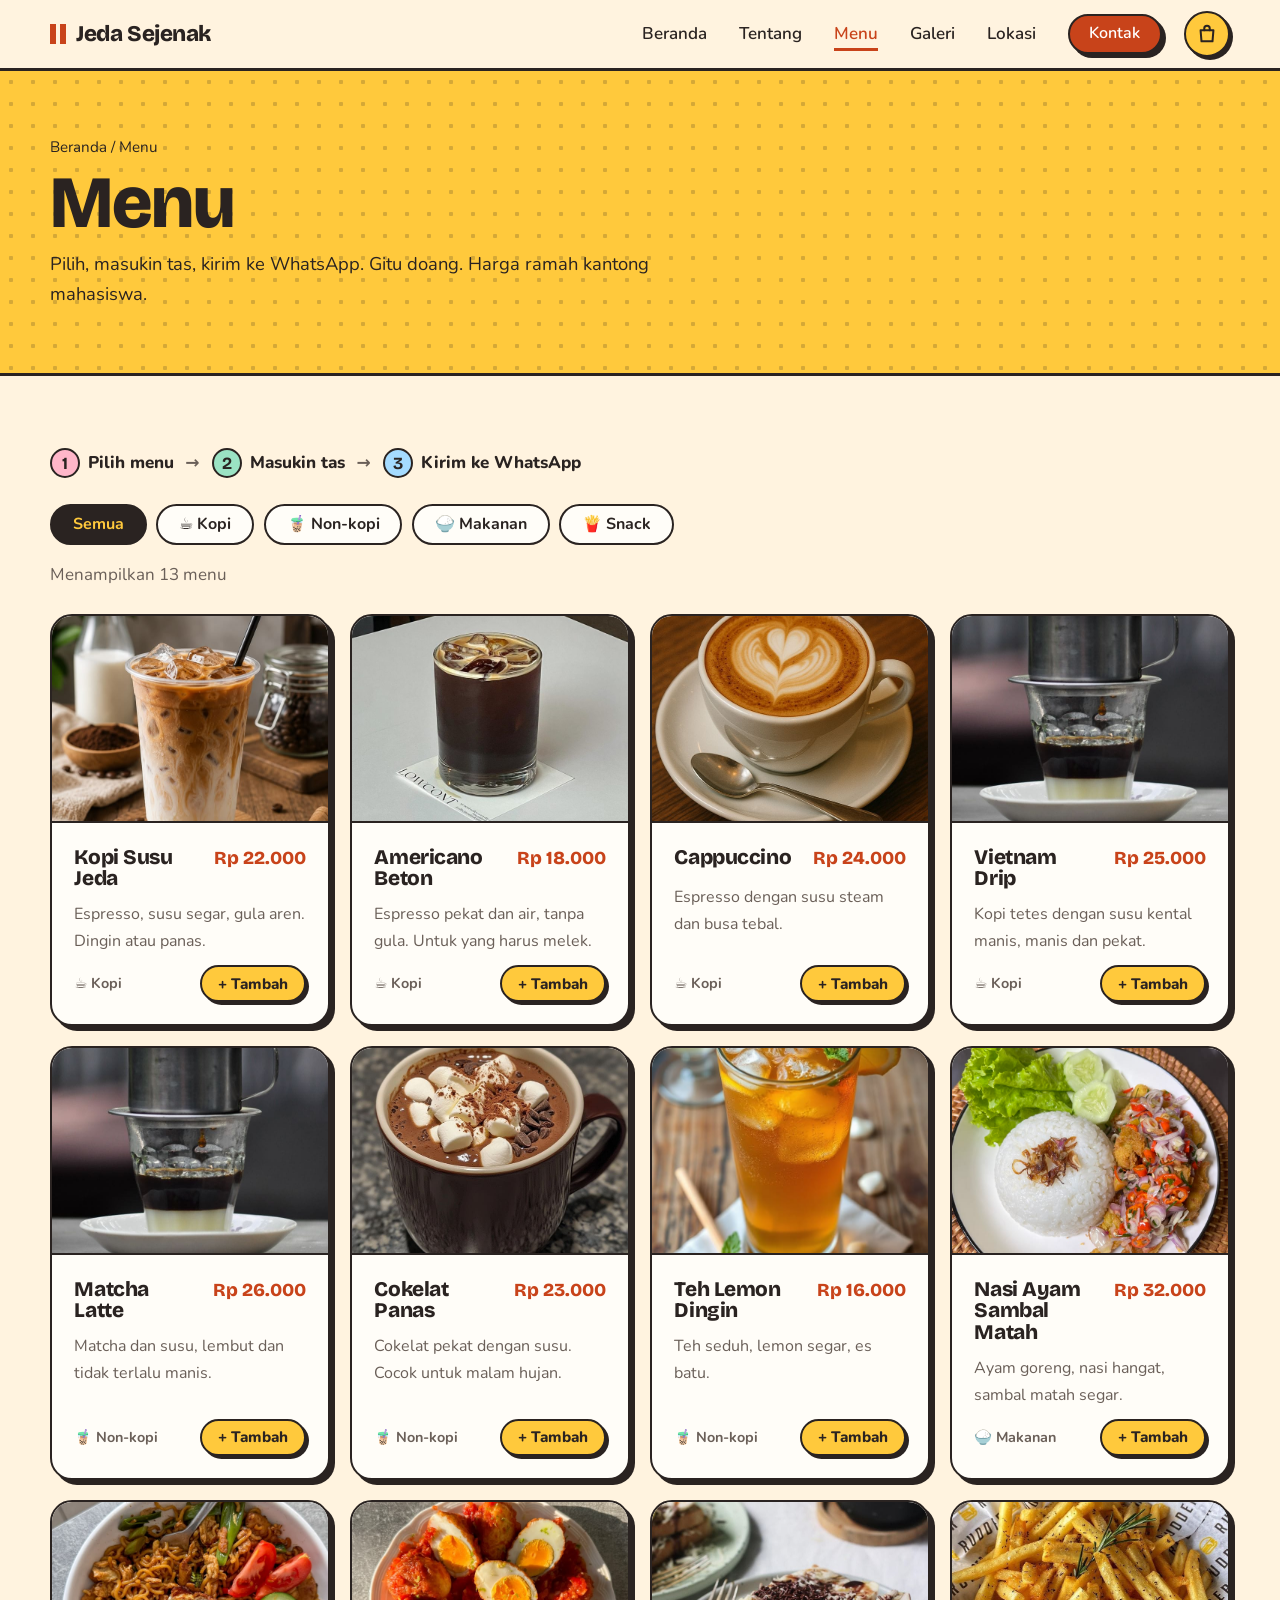
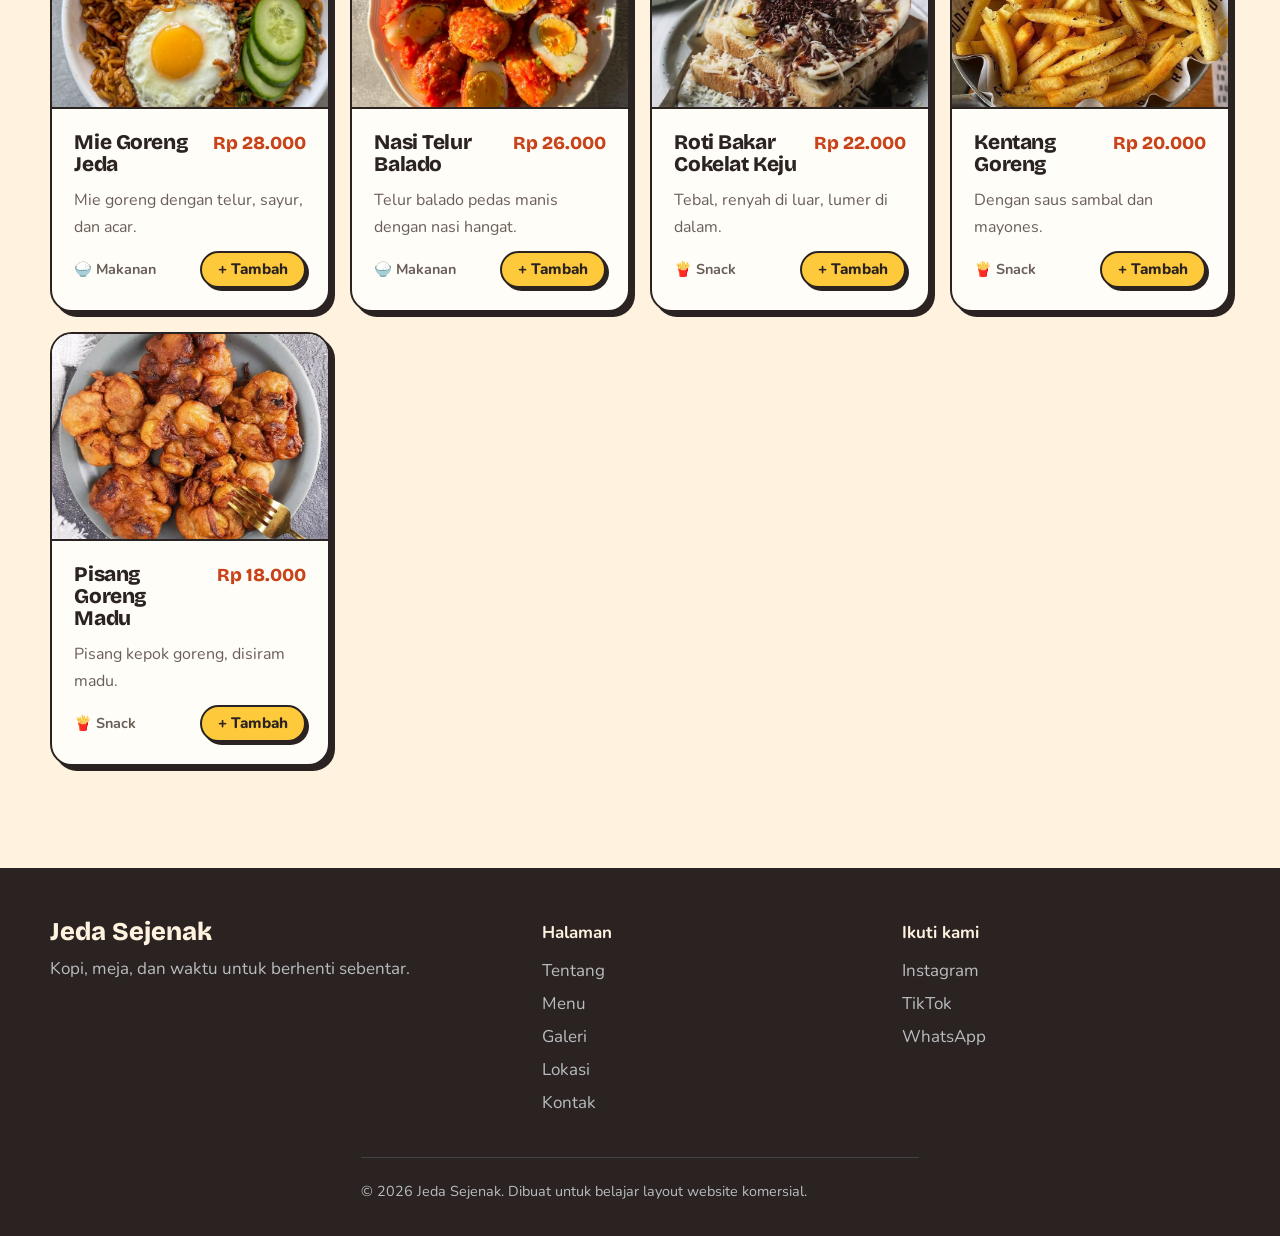
<file: menu.html>
<!DOCTYPE html>
<html lang="id">
<head>
  <meta charset="UTF-8">
  <meta name="viewport" content="width=device-width, initial-scale=1">
  <title>Menu | Jeda Sejenak</title>
  <meta name="description" content="Daftar menu Jeda Sejenak: kopi, non-kopi, makanan, dan snack dengan harga terjangkau untuk mahasiswa.">
  <link rel="preconnect" href="https://fonts.googleapis.com">
  <link rel="preconnect" href="https://fonts.gstatic.com" crossorigin>
  <link href="https://fonts.googleapis.com/css2?family=Bricolage+Grotesque:wght@700;800&family=Nunito:wght@400;600;700;800&display=swap" rel="stylesheet">
  <link rel="stylesheet" href="css/style.css">
  <script src="js/script.js" defer></script>
</head>
<body>
  <a class="skip" href="#main">Lewati ke konten</a>

  <!-- NAVBAR: sama di semua halaman. Yang beda hanya class="active" -->
  <header class="site-header">
    <div class="wrap nav">
      <a class="logo" href="index.html" aria-label="Jeda Sejenak, ke beranda">
        <span class="pause" aria-hidden="true"><i></i><i></i></span>Jeda Sejenak
      </a>
      <div class="nav-right">
        <ul class="nav-links" id="nav-links">
        <li><a href="index.html">Beranda</a></li>
        <li><a href="about.html">Tentang</a></li>
        <li><a href="menu.html" class="active" aria-current="page">Menu</a></li>
        <li><a href="gallery.html">Galeri</a></li>
        <li><a href="location.html">Lokasi</a></li>
        <li><a class="btn" href="contact.html">Kontak</a></li>
      </ul>
        <button class="bag-btn" type="button" aria-label="Buka tas pesanan" data-bag-open>
          <svg viewBox="0 0 24 24" fill="none" stroke="currentColor" stroke-width="2.2" stroke-linecap="round" stroke-linejoin="round" aria-hidden="true"><path d="M5 8h14l-1 12H6L5 8z"/><path d="M9 8V6a3 3 0 0 1 6 0v2"/></svg>
          <span class="bag-count" data-bag-count hidden>0</span>
        </button>
        <button class="nav-toggle" aria-expanded="false" aria-controls="nav-links" aria-label="Buka menu">
        <span></span><span></span><span></span>
      </button>
      </div>
    </div>
  </header>

  <main id="main">

    <!-- PAGE HEADER (hero kecil untuk halaman dalam) -->
    <section class="page-header">
      <div class="wrap">
        <p class="crumb"><a href="index.html">Beranda</a> / Menu</p>
        <h1 class="page-title">Menu</h1>
        <p class="page-lead">Pilih, masukin tas, kirim ke WhatsApp. Gitu doang. Harga ramah kantong mahasiswa.</p>
      </div>
    </section>

    <section class="section">
      <div class="wrap">
        <!-- Gambar tiap menu ada di img/menu/ (nama file = nama menu). Ganti dengan foto asli: simpan foto, lalu ubah src di kartunya. -->
        <!-- FILTER: tiap tombol punya data-filter yang cocok dengan data-category di kartu -->
        <ol class="steps" aria-label="Cara pesan">
          <li><b>1</b> Pilih menu</li>
          <li><b>2</b> Masukin tas</li>
          <li><b>3</b> Kirim ke WhatsApp</li>
        </ol>
        <div class="filters" role="group" aria-label="Filter kategori menu">
          <button class="chip" data-filter="semua" aria-pressed="true">Semua</button>
          <button class="chip" data-filter="kopi" aria-pressed="false">☕ Kopi</button>
          <button class="chip" data-filter="non-kopi" aria-pressed="false">🧋 Non-kopi</button>
          <button class="chip" data-filter="makanan" aria-pressed="false">🍚 Makanan</button>
          <button class="chip" data-filter="snack" aria-pressed="false">🍟 Snack</button>
        </div>
        <p class="menu-count" id="menu-count" aria-live="polite">Menampilkan 13 menu</p>

        <div class="menu-grid">
        <article class="menu-card" data-id="kopi-susu-jeda" data-name="Kopi Susu Jeda" data-price="22000" data-img="img/menu/kopi-susu-jeda.svg" data-category="kopi">
          <div class="menu-card-img"><img src="kopisusu.jpeg" alt="Kopi Susu Jeda" width="400" height="300" loading="lazy"></div>
          <div class="menu-card-body">
          <div class="menu-card-top"><h3>Kopi Susu Jeda</h3><span class="price">Rp 22.000</span></div>
          <p>Espresso, susu segar, gula aren. Dingin atau panas.</p>
          <div class="menu-card-foot"><span class="menu-tag">☕ Kopi</span><button class="btn-add" type="button" data-add aria-label="Tambah Kopi Susu Jeda ke tas"><span aria-hidden="true">+</span> <span class="add-label">Tambah</span></button></div>
                  </div>
        </article>
        <article class="menu-card" data-id="americano-beton" data-name="Americano Beton" data-price="18000" data-img="img/menu/americano-beton.svg" data-category="kopi">
          <div class="menu-card-img"><img src="americabeton.jpeg" alt="Americano Beton" width="400" height="300" loading="lazy"></div>
          <div class="menu-card-body">
          <div class="menu-card-top"><h3>Americano Beton</h3><span class="price">Rp 18.000</span></div>
          <p>Espresso pekat dan air, tanpa gula. Untuk yang harus melek.</p>
          <div class="menu-card-foot"><span class="menu-tag">☕ Kopi</span><button class="btn-add" type="button" data-add aria-label="Tambah Americano Beton ke tas"><span aria-hidden="true">+</span> <span class="add-label">Tambah</span></button></div>
                  </div>
        </article>
        <article class="menu-card" data-id="cappuccino" data-name="Cappuccino" data-price="24000" data-img="img/menu/cappuccino.svg" data-category="kopi">
          <div class="menu-card-img"><img src="cappucino.jpeg" alt="Cappuccino" width="400" height="300" loading="lazy"></div>
          <div class="menu-card-body">
          <div class="menu-card-top"><h3>Cappuccino</h3><span class="price">Rp 24.000</span></div>
          <p>Espresso dengan susu steam dan busa tebal.</p>
          <div class="menu-card-foot"><span class="menu-tag">☕ Kopi</span><button class="btn-add" type="button" data-add aria-label="Tambah Cappuccino ke tas"><span aria-hidden="true">+</span> <span class="add-label">Tambah</span></button></div>
                  </div>
        </article>
        <article class="menu-card" data-id="vietnam-drip" data-name="Vietnam Drip" data-price="25000" data-img="img/menu/vietnam-drip.svg" data-category="kopi">
          <div class="menu-card-img"><img src="vietnamdrip.jpeg" alt="Vietnam Drip" width="400" height="300" loading="lazy"></div>
          <div class="menu-card-body">
          <div class="menu-card-top"><h3>Vietnam Drip</h3><span class="price">Rp 25.000</span></div>
          <p>Kopi tetes dengan susu kental manis, manis dan pekat.</p>
          <div class="menu-card-foot"><span class="menu-tag">☕ Kopi</span><button class="btn-add" type="button" data-add aria-label="Tambah Vietnam Drip ke tas"><span aria-hidden="true">+</span> <span class="add-label">Tambah</span></button></div>
                  </div>
        </article>
        <article class="menu-card" data-id="matcha-latte" data-name="Matcha Latte" data-price="26000" data-img="img/menu/matcha-latte.svg" data-category="non-kopi">
          <div class="menu-card-img"><img src="vietnamdrip.jpeg" alt="Matcha Latte" width="400" height="300" loading="lazy"></div>
          <div class="menu-card-body">
          <div class="menu-card-top"><h3>Matcha Latte</h3><span class="price">Rp 26.000</span></div>
          <p>Matcha dan susu, lembut dan tidak terlalu manis.</p>
          <div class="menu-card-foot"><span class="menu-tag">🧋 Non-kopi</span><button class="btn-add" type="button" data-add aria-label="Tambah Matcha Latte ke tas"><span aria-hidden="true">+</span> <span class="add-label">Tambah</span></button></div>
                  </div>
        </article>
        <article class="menu-card" data-id="cokelat-panas" data-name="Cokelat Panas" data-price="23000" data-img="img/menu/cokelat-panas.svg" data-category="non-kopi">
          <div class="menu-card-img"><img src="coklatpanas.jpeg" alt="Cokelat Panas" width="400" height="300" loading="lazy"></div>
          <div class="menu-card-body">
          <div class="menu-card-top"><h3>Cokelat Panas</h3><span class="price">Rp 23.000</span></div>
          <p>Cokelat pekat dengan susu. Cocok untuk malam hujan.</p>
          <div class="menu-card-foot"><span class="menu-tag">🧋 Non-kopi</span><button class="btn-add" type="button" data-add aria-label="Tambah Cokelat Panas ke tas"><span aria-hidden="true">+</span> <span class="add-label">Tambah</span></button></div>
                  </div>
        </article>
        <article class="menu-card" data-id="teh-lemon-dingin" data-name="Teh Lemon Dingin" data-price="16000" data-img="img/menu/teh-lemon-dingin.svg" data-category="non-kopi">
          <div class="menu-card-img"><img src="lemondingin.jpeg" alt="Teh Lemon Dingin" width="400" height="300" loading="lazy"></div>
          <div class="menu-card-body">
          <div class="menu-card-top"><h3>Teh Lemon Dingin</h3><span class="price">Rp 16.000</span></div>
          <p>Teh seduh, lemon segar, es batu.</p>
          <div class="menu-card-foot"><span class="menu-tag">🧋 Non-kopi</span><button class="btn-add" type="button" data-add aria-label="Tambah Teh Lemon Dingin ke tas"><span aria-hidden="true">+</span> <span class="add-label">Tambah</span></button></div>
                  </div>
        </article>
        <article class="menu-card" data-id="nasi-ayam-sambal-matah" data-name="Nasi Ayam Sambal Matah" data-price="32000" data-img="img/menu/nasi-ayam-sambal-matah.svg" data-category="makanan">
          <div class="menu-card-img"><img src="sambalmatah.jpeg" alt="Nasi Ayam Sambal Matah" width="400" height="300" loading="lazy"></div>
          <div class="menu-card-body">
          <div class="menu-card-top"><h3>Nasi Ayam Sambal Matah</h3><span class="price">Rp 32.000</span></div>
          <p>Ayam goreng, nasi hangat, sambal matah segar.</p>
          <div class="menu-card-foot"><span class="menu-tag">🍚 Makanan</span><button class="btn-add" type="button" data-add aria-label="Tambah Nasi Ayam Sambal Matah ke tas"><span aria-hidden="true">+</span> <span class="add-label">Tambah</span></button></div>
                  </div>
        </article>
        <article class="menu-card" data-id="mie-goreng-jeda" data-name="Mie Goreng Jeda" data-price="28000" data-img="img/menu/mie-goreng-jeda.svg" data-category="makanan">
          <div class="menu-card-img"><img src="miegoreng.jpeg" alt="Mie Goreng Jeda" width="400" height="300" loading="lazy"></div>
          <div class="menu-card-body">
          <div class="menu-card-top"><h3>Mie Goreng Jeda</h3><span class="price">Rp 28.000</span></div>
          <p>Mie goreng dengan telur, sayur, dan acar.</p>
          <div class="menu-card-foot"><span class="menu-tag">🍚 Makanan</span><button class="btn-add" type="button" data-add aria-label="Tambah Mie Goreng Jeda ke tas"><span aria-hidden="true">+</span> <span class="add-label">Tambah</span></button></div>
                  </div>
        </article>
        <article class="menu-card" data-id="nasi-telur-balado" data-name="Nasi Telur Balado" data-price="26000" data-img="img/menu/nasi-telur-balado.svg" data-category="makanan">
          <div class="menu-card-img"><img src="telurbalado.jpeg" alt="Nasi Telur Balado" width="400" height="300" loading="lazy"></div>
          <div class="menu-card-body">
          <div class="menu-card-top"><h3>Nasi Telur Balado</h3><span class="price">Rp 26.000</span></div>
          <p>Telur balado pedas manis dengan nasi hangat.</p>
          <div class="menu-card-foot"><span class="menu-tag">🍚 Makanan</span><button class="btn-add" type="button" data-add aria-label="Tambah Nasi Telur Balado ke tas"><span aria-hidden="true">+</span> <span class="add-label">Tambah</span></button></div>
                  </div>
        </article>
        <article class="menu-card" data-id="roti-bakar-cokelat-keju" data-name="Roti Bakar Cokelat Keju" data-price="22000" data-img="img/menu/roti-bakar-cokelat-keju.svg" data-category="snack">
          <div class="menu-card-img"><img src="cokelatkeju.jpeg" alt="Roti Bakar Cokelat Keju" width="400" height="300" loading="lazy"></div>
          <div class="menu-card-body">
          <div class="menu-card-top"><h3>Roti Bakar Cokelat Keju</h3><span class="price">Rp 22.000</span></div>
          <p>Tebal, renyah di luar, lumer di dalam.</p>
          <div class="menu-card-foot"><span class="menu-tag">🍟 Snack</span><button class="btn-add" type="button" data-add aria-label="Tambah Roti Bakar Cokelat Keju ke tas"><span aria-hidden="true">+</span> <span class="add-label">Tambah</span></button></div>
                  </div>
        </article>
        <article class="menu-card" data-id="kentang-goreng" data-name="Kentang Goreng" data-price="20000" data-img="img/menu/kentang-goreng.svg" data-category="snack">
          <div class="menu-card-img"><img src="kentanggoreng.jpeg" alt="Kentang Goreng" width="400" height="300" loading="lazy"></div>
          <div class="menu-card-body">
          <div class="menu-card-top"><h3>Kentang Goreng</h3><span class="price">Rp 20.000</span></div>
          <p>Dengan saus sambal dan mayones.</p>
          <div class="menu-card-foot"><span class="menu-tag">🍟 Snack</span><button class="btn-add" type="button" data-add aria-label="Tambah Kentang Goreng ke tas"><span aria-hidden="true">+</span> <span class="add-label">Tambah</span></button></div>
                  </div>
        </article>
        <article class="menu-card" data-id="pisang-goreng-madu" data-name="Pisang Goreng Madu" data-price="18000" data-img="img/menu/pisang-goreng-madu.svg" data-category="snack">
          <div class="menu-card-img"><img src="pisangmadu.jpeg" alt="Pisang Goreng Madu" width="400" height="300" loading="lazy"></div>
          <div class="menu-card-body">
          <div class="menu-card-top"><h3>Pisang Goreng Madu</h3><span class="price">Rp 18.000</span></div>
          <p>Pisang kepok goreng, disiram madu.</p>
          <div class="menu-card-foot"><span class="menu-tag">🍟 Snack</span><button class="btn-add" type="button" data-add aria-label="Tambah Pisang Goreng Madu ke tas"><span aria-hidden="true">+</span> <span class="add-label">Tambah</span></button></div>
                  </div>
        </article>
        </div>
      </div>
    </section>

  </main>

  <!-- FOOTER: sama di semua halaman -->
  <footer class="site-footer">
    <div class="wrap footer-grid">
      <div>
        <p class="footer-brand">Jeda Sejenak</p>
        <p>Kopi, meja, dan waktu untuk berhenti sebentar.</p>
      </div>
      <nav aria-label="Navigasi footer">
        <p class="footer-title">Halaman</p>
        <ul class="footer-links">
          <li><a href="about.html">Tentang</a></li>
          <li><a href="menu.html">Menu</a></li>
          <li><a href="gallery.html">Galeri</a></li>
          <li><a href="location.html">Lokasi</a></li>
          <li><a href="contact.html">Kontak</a></li>
        </ul>
      </nav>
      <div>
        <p class="footer-title">Ikuti kami</p>
        <ul class="footer-links">
          <li><a href="https://instagram.com/jedasejenak.pku" target="_blank" rel="noopener">Instagram</a></li>
          <li><a href="https://tiktok.com/@jedasejenak.pku" target="_blank" rel="noopener">TikTok</a></li>
          <li><a href="https://wa.me/628975091253" target="_blank" rel="noopener">WhatsApp</a></li>
        </ul>
      </div>
    </div>
    <p class="wrap copyright">&copy; <span data-year>2026</span> Jeda Sejenak. Dibuat untuk belajar layout website komersial.</p>
  </footer>
</body>
</html>
</file>
<file: css/style.css>
/* =========================================================
   JEDA SEJENAK - style.css
   Industrial tapi playful: beton hangat, bata, kuning cerah. Dipakai semua halaman.
   Urutan: tokens > reset > layout > komponen > halaman > responsive
   ========================================================= */

/* ---------- 1. TOKENS (warna, font, ukuran) ---------- */
:root {
  --bg: #fff3df;        /* dasar: beton hangat */
  --surface: #fffdf8;   /* permukaan kartu */
  --line: #e8dcc6;      /* garis & border */
  --text: #2a2321;      /* teks utama: arang */
  --muted: #6a5f58;     /* teks sekunder */
  --hazard: #c8431a;    /* aksen: bata ekspos */
  --ink: #2a2321;       /* panel gelap (header halaman, footer) */
  --on-ink: #fff3df;    /* teks di atas panel gelap */
  --on-accent: #ffffff; /* teks di atas aksen */
  --signal: #c0392b;    /* status tutup */
  --ok: #1f8f55;        /* status buka */

  --font-display: "Bricolage Grotesque", "Arial Rounded MT Bold", system-ui, sans-serif;
  --font-body: "Nunito", system-ui, -apple-system, "Segoe UI", sans-serif;

  --max: 1180px;
  --pad: clamp(1.25rem, 4vw, 2.5rem);
  --header-h: 68px;
  --sun: #ffc93c; --mint: #9be3c4; --pink: #ffb6c9; --sky: #a5dbff;
}

/* ---------- 2. RESET & DASAR ---------- */
*, *::before, *::after { box-sizing: border-box; }
* { margin: 0; }
html { scroll-behavior: smooth; }
body {
  background: var(--bg);
  color: var(--text);
  font-family: var(--font-body);
  font-size: 1.0625rem;
  line-height: 1.65;
  -webkit-font-smoothing: antialiased;
}
body.menu-open { overflow: hidden; }
img, iframe { display: block; max-width: 100%; }
a { color: inherit; text-decoration: none; }
ul { list-style: none; padding: 0; }
p { max-width: 62ch; }
[hidden] { display: none !important; }

h1, h2, h3 {
  font-family: var(--font-display);
  font-weight: 900;
  text-transform: uppercase;
  line-height: 0.95;
  letter-spacing: 0.01em;
}

:focus-visible { outline: 3px solid var(--hazard); outline-offset: 3px; }

.skip {
  position: absolute; left: 1rem; top: -4rem; z-index: 100;
  background: var(--hazard); color: var(--on-accent);
  padding: 0.6rem 1rem; font-weight: 700;
}
.skip:focus { top: 1rem; }

/* ---------- 3. LAYOUT UMUM ---------- */
.wrap {
  width: min(100% - 2 * var(--pad), var(--max));
  margin-inline: auto;
}
.section { padding-block: clamp(3.5rem, 8vw, 6.5rem); }
.section--surface { background: var(--surface); }

.section-head {
  display: flex; flex-wrap: wrap; align-items: flex-end;
  justify-content: space-between; gap: 1rem;
  margin-bottom: 2.2rem;
}
.section-title { font-size: clamp(2.4rem, 6vw, 4rem); }

.split {
  display: grid;
  grid-template-columns: 1.1fr 0.9fr;
  gap: clamp(2rem, 6vw, 5rem);
  align-items: center;
}
.split > * { min-width: 0; }

/* garis marka kuning-hitam: elemen khas Jeda Sejenak */
.hazard {
  height: 16px;
  background: repeating-linear-gradient(
    -45deg, var(--hazard) 0 16px, var(--ink) 16px 32px
  );
}

/* ---------- 4. KOMPONEN ---------- */

/* Tombol */
.btn {
  display: inline-block;
  padding: 0.85rem 1.6rem;
  font: 700 1rem/1.2 var(--font-body);
  color: var(--on-accent);
  background: var(--hazard);
  border: 2px solid var(--hazard);
  cursor: pointer;
  transition: transform 0.2s, box-shadow 0.2s, background 0.2s, color 0.2s;
}
.btn:hover { transform: translate(-3px, -3px); box-shadow: 5px 5px 0 var(--text); }
.btn:active { transform: translate(0, 0); box-shadow: none; }
.btn--ghost { background: transparent; color: var(--hazard); }
.btn--ghost:hover { background: var(--hazard); color: var(--on-accent); }
.btn--dark { background: var(--ink); border-color: var(--ink); color: var(--on-ink); }
.btn--dark:hover { box-shadow: 5px 5px 0 rgba(23, 25, 27, 0.35); }

.text-link {
  font-weight: 700;
  border-bottom: 3px solid var(--hazard);
  padding-bottom: 2px;
  transition: color 0.2s;
}
.text-link:hover { color: var(--hazard); }

/* Status buka/tutup (diisi JS) */
.status {
  display: inline-flex; align-items: center; gap: 0.6rem;
  font-weight: 600;
}
.status::before {
  content: ""; width: 10px; height: 10px; border-radius: 50%;
  background: var(--muted);
}
.status.is-open::before { background: var(--ok); }
.status.is-closed::before { background: var(--signal); }

/* Header & navbar */
.site-header {
  position: sticky; top: 0; z-index: 50;
  background: var(--bg);
  border-bottom: 1px solid var(--line);
}
.nav {
  display: flex; align-items: center; justify-content: space-between;
  height: var(--header-h);
}
.logo {
  display: flex; align-items: center; gap: 0.65rem;
  font-family: var(--font-display); font-weight: 900;
  font-size: 1.7rem; letter-spacing: 0.04em; text-transform: uppercase;
}
.pause { display: inline-flex; gap: 4px; }
.pause i { display: block; width: 6px; height: 20px; background: var(--hazard); }

.nav-links { display: flex; align-items: center; gap: 2rem; }
.nav-links a { position: relative; padding: 0.4rem 0; font-weight: 600; }
.nav-links a::after {
  content: ""; position: absolute; left: 0; bottom: 0;
  width: 100%; height: 3px; background: var(--hazard);
  transform: scaleX(0); transform-origin: left;
  transition: transform 0.25s;
}
.nav-links a:hover::after,
.nav-links a.active::after,
.nav-links a[aria-current="page"]::after { transform: scaleX(1); }
.nav-links a.active:not(.btn) { color: var(--hazard); }
.nav-links .btn.active { box-shadow: 4px 4px 0 var(--text); }
.nav-links .btn { padding: 0.55rem 1.2rem; }
.nav-links .btn::after { display: none; }

.nav-toggle { display: none; }

/* Filter kategori menu */
.filters { display: flex; flex-wrap: wrap; gap: 0.6rem; margin-bottom: 1rem; }
.chip {
  padding: 0.55rem 1.3rem;
  font: 600 1rem/1.2 var(--font-body);
  color: var(--text); background: transparent;
  border: 2px solid var(--line);
  cursor: pointer;
  transition: border-color 0.2s, background 0.2s, color 0.2s, transform 0.2s;
}
.chip:hover { border-color: var(--hazard); transform: translateY(-2px); }
.chip[aria-pressed="true"] {
  background: var(--hazard); border-color: var(--hazard); color: var(--on-accent);
}
.menu-count { color: var(--muted); margin-bottom: 1.6rem; }

/* Kartu menu */
.menu-grid {
  display: grid;
  grid-template-columns: repeat(auto-fill, minmax(250px, 1fr));
  gap: 1.25rem;
}
.menu-card {
  display: flex; flex-direction: column;
  padding: 0; overflow: hidden;
  background: var(--surface);
  border: 2px solid var(--line);
  transition: transform 0.2s, border-color 0.2s, box-shadow 0.2s;
}
.menu-card:hover {
  transform: translate(-4px, -4px);
  border-color: var(--hazard);
  box-shadow: 6px 6px 0 var(--hazard);
}
.menu-card-img { overflow: hidden; aspect-ratio: 4 / 3; background: var(--line); border-bottom: 2px solid var(--line); }
.menu-card-img img { width: 100%; height: 100%; object-fit: cover; transition: transform 0.5s; }
.menu-card:hover .menu-card-img img { transform: scale(1.06); }
.menu-card-body { display: flex; flex-direction: column; gap: 0.7rem; padding: 1.2rem 1.4rem 1.4rem; flex: 1; }
.menu-card-top {
  display: flex; justify-content: space-between; align-items: baseline; gap: 1rem;
}
.menu-card h3 { font-size: 1.7rem; }
.price {
  font-family: var(--font-display); font-weight: 900;
  font-size: 1.5rem; color: var(--hazard); white-space: nowrap;
}
.menu-card p { color: var(--muted); font-size: 1rem; }
.menu-tag { margin-top: auto; font-size: 0.9rem; color: var(--muted); }

/* Gallery */
.gallery {
  display: grid;
  grid-template-columns: repeat(4, 1fr);
  grid-auto-rows: 200px;
  gap: 1rem;
}
.gallery--teaser { grid-template-columns: repeat(3, 1fr); grid-auto-rows: 260px; }
.g-item { position: relative; overflow: hidden; background: var(--surface); }
.g-big { grid-column: span 2; grid-row: span 2; }
.g-wide { grid-column: span 2; }

.ph, .g-item img {
  position: absolute; inset: 0; width: 100%; height: 100%;
  object-fit: cover;
  transition: transform 0.5s;
}
.g-item:hover .ph, .g-item:hover img { transform: scale(1.08); }
.ph-note {
  position: absolute; inset: 0; display: grid; place-items: center;
  padding: 1rem; text-align: center; font-size: 0.9rem; color: #d8d3c8;
}
.g-item figcaption {
  position: absolute; left: 0; right: 0; bottom: 0;
  padding: 2rem 1rem 0.9rem;
  font-weight: 600;
  color: #fff;
  background: linear-gradient(transparent, rgba(0, 0, 0, 0.85));
  transform: translateY(101%);
  transition: transform 0.3s;
}
.g-item:hover figcaption { transform: none; }
@media (hover: none) { .g-item figcaption { transform: none; } }

/* warna placeholder: ganti dengan <img> kalau sudah punya foto */
.ph--a { background: radial-gradient(circle at 30% 20%, rgba(200, 67, 26, 0.55), transparent 50%), linear-gradient(135deg, #8a7f70, #4d4a45); }
.ph--b { background: linear-gradient(160deg, #a99d8a, #5f5a52); }
.ph--c { background: radial-gradient(circle at 70% 80%, rgba(240, 170, 60, 0.5), transparent 50%), linear-gradient(#58524a, #2f2d2a); }
.ph--d { background: repeating-linear-gradient(90deg, #8d5a45 0 22px, #7a4b39 22px 44px); }
.ph--e { background: linear-gradient(200deg, #9aa3a0, #566160); }
.ph--f { background: radial-gradient(circle at 20% 80%, rgba(200, 67, 26, 0.4), transparent 50%), #6c665d; }

/* Tabel jam buka */
.hours { width: 100%; border-collapse: collapse; }
.hours th, .hours td { padding: 0.8rem 1rem; text-align: left; border-bottom: 1px solid var(--line); }
.hours th { font-weight: 600; }
.hours tr { transition: background 0.2s; }
.hours tbody tr:hover { background: var(--surface); }
.hours tr.is-today { background: var(--hazard); color: var(--on-accent); font-weight: 700; }

/* Peta (dibuat gelap dengan filter CSS) */
.map {
  width: 100%; aspect-ratio: 4 / 3; border: 2px solid var(--line);
  filter: grayscale(0.5) contrast(1.05);
}

/* Kontak */
.contact-grid {
  display: grid; grid-template-columns: 1fr 1.2fr;
  gap: clamp(2rem, 6vw, 4rem);
}
.contact-list { display: grid; gap: 1rem; align-content: start; }
.contact-card {
  display: flex; flex-direction: column; gap: 0.15rem;
  padding: 1.3rem 1.4rem;
  background: var(--surface); border: 2px solid var(--line);
  transition: transform 0.2s, border-color 0.2s, box-shadow 0.2s;
}
.contact-card:hover {
  transform: translate(-4px, -4px);
  border-color: var(--hazard); box-shadow: 6px 6px 0 var(--hazard);
}
.contact-card strong { font-family: var(--font-display); font-size: 1.6rem; text-transform: uppercase; }
.contact-card span { color: var(--muted); }

.field { display: grid; gap: 0.4rem; margin-bottom: 1.2rem; }
.field label { font-weight: 600; }
.field input, .field textarea {
  width: 100%; padding: 0.8rem 1rem;
  font: inherit; color: var(--text);
  background: var(--surface); border: 2px solid var(--line);
  transition: border-color 0.2s;
}
.field input:focus, .field textarea:focus { border-color: var(--hazard); }
.field textarea { min-height: 140px; resize: vertical; }

/* ---------- 5. HALAMAN: HOME ---------- */
.hero {
  position: relative; overflow: hidden;
  display: flex; align-items: center;
  min-height: calc(100vh - var(--header-h) - 16px);
  min-height: calc(100svh - var(--header-h) - 16px);
  padding-block: 4rem;
  background: radial-gradient(ellipse at 80% 0%, rgba(200, 67, 26, 0.16), transparent 50%);
}
.hero::before { /* kisi-kisi tipis ala gambar teknik */
  content: ""; position: absolute; inset: 0; opacity: 0.55;
  background-image:
    linear-gradient(var(--line) 1px, transparent 1px),
    linear-gradient(90deg, var(--line) 1px, transparent 1px);
  background-size: 64px 64px;
}
.hero-inner { position: relative; z-index: 1; }
.hero-title { font-size: clamp(4rem, 15vw, 11rem); line-height: 0.88; margin-bottom: 1.6rem; }
.hero-lead { font-size: 1.25rem; color: var(--text); margin-bottom: 2rem; }
.hero-actions { display: flex; flex-wrap: wrap; gap: 1rem; margin-bottom: 1.6rem; }

.lamp {
  position: absolute; top: 0; z-index: 0;
  right: clamp(1.5rem, 12vw, 10rem);
  display: flex; flex-direction: column; align-items: center;
}
.lamp-cord { width: 2px; height: clamp(110px, 24vh, 230px); background: var(--line); }
.lamp-bulb {
  width: 38px; height: 38px; border-radius: 50%; background: var(--hazard);
  box-shadow: 0 0 36px 12px rgba(200, 67, 26, 0.45), 0 0 120px 50px rgba(200, 67, 26, 0.15);
}

@media (prefers-reduced-motion: no-preference) {
  .lamp-bulb { animation: flicker 1.6s ease-out both; }
  .hero-title, .hero-lead, .hero-actions { animation: rise 0.8s 0.5s cubic-bezier(0.2, 0.7, 0.2, 1) both; }
}
@keyframes flicker {
  0% { opacity: 0.08; } 8% { opacity: 1; } 12% { opacity: 0.15; }
  20% { opacity: 1; } 26% { opacity: 0.4; } 34%, 100% { opacity: 1; }
}
@keyframes rise {
  from { opacity: 0; transform: translateY(24px); }
  to { opacity: 1; transform: none; }
}

.facts { display: grid; gap: 1.4rem; }
.facts li { padding-left: 1.1rem; border-left: 4px solid var(--hazard); }
.facts strong { display: block; font-family: var(--font-display); font-size: 1.6rem; text-transform: uppercase; line-height: 1.1; }
.facts span { color: var(--muted); }

.intro-title { font-size: clamp(2.6rem, 6vw, 4.4rem); margin-bottom: 1.2rem; }

.cta-band { background: var(--hazard); color: var(--on-accent); padding-block: clamp(3rem, 7vw, 5rem); }
.cta-inner { display: flex; flex-wrap: wrap; align-items: center; justify-content: space-between; gap: 2rem; }
.cta-title { font-size: clamp(2.4rem, 6vw, 4.2rem); margin-bottom: 0.8rem; }

/* ---------- 6. HALAMAN DALAM ---------- */
/* Page header: hero kecil, latar lebih gelap, garis aksen di bawah */
.page-header {
  padding-block: clamp(2.5rem, 6vw, 4rem);
  background: var(--ink);
  border-bottom: 6px solid var(--hazard);
}
.crumb { font-size: 0.95rem; color: #a9aeb2; margin-bottom: 0.6rem; }
.crumb a:hover { color: #ff8a5c; }
.page-title { font-size: clamp(3rem, 9vw, 5.5rem); line-height: 0.9; margin-bottom: 0.8rem; color: var(--on-ink); }
.page-lead { font-size: 1.15rem; color: #b9bdc0; }
.page-header + .section { padding-top: clamp(2.5rem, 6vw, 4.5rem); }

.pull-quote {
  padding-left: 1.4rem; border-left: 6px solid var(--hazard);
  font-family: var(--font-display); font-weight: 900; text-transform: uppercase;
  font-size: clamp(2rem, 4.5vw, 3.2rem); line-height: 1;
}
.story p + p { margin-top: 1rem; }
.cols-3 { display: grid; grid-template-columns: repeat(3, 1fr); gap: 2rem; }
.cols-3 h3 { font-size: 2rem; margin-bottom: 0.6rem; }
.cols-3 p { color: var(--muted); }

.info-block + .info-block { margin-top: 1.8rem; }
.info-block h3 { font-size: 1.7rem; margin-bottom: 0.4rem; }

/* ---------- 7. FOOTER ---------- */
.site-footer { margin-top: auto; background: var(--ink); padding-block: 3rem 2rem; color: #b9bdc0; }
.footer-grid { display: grid; grid-template-columns: 1.4fr 1fr 1fr; gap: 2rem; margin-bottom: 2.5rem; }
.footer-brand { font-family: var(--font-display); font-weight: 900; font-size: 2rem; text-transform: uppercase; color: var(--on-ink); line-height: 1; margin-bottom: 0.6rem; }
.footer-title { font-weight: 700; color: var(--on-ink); margin-bottom: 0.6rem; }
.footer-links li + li { margin-top: 0.3rem; }
.footer-links a { transition: color 0.2s; }
.footer-links a:hover { color: #ff8a5c; }
.copyright { font-size: 0.9rem; border-top: 1px solid #3f4448; padding-top: 1.4rem; }

body { display: flex; flex-direction: column; min-height: 100vh; }
main { flex: 1 0 auto; }

/* ---------- 8. RESPONSIVE ---------- */
@media (max-width: 960px) {
  .gallery { grid-template-columns: repeat(2, 1fr); grid-auto-rows: 180px; }
  .cols-3 { grid-template-columns: 1fr; gap: 1.6rem; }
}

@media (max-width: 860px) {
  .split, .contact-grid { grid-template-columns: 1fr; }
  .footer-grid { grid-template-columns: 1fr; }

  /* mobile menu: panel layar penuh */
  .nav-toggle {
    display: inline-flex; flex-direction: column; gap: 6px;
    padding: 0.6rem; background: none; border: 0; cursor: pointer; z-index: 70;
  }
  .nav-toggle span {
    display: block; width: 28px; height: 3px; background: var(--text);
    transition: transform 0.25s, opacity 0.2s;
  }
  .nav-toggle[aria-expanded="true"] span:nth-child(1) { transform: translateY(9px) rotate(45deg); }
  .nav-toggle[aria-expanded="true"] span:nth-child(2) { opacity: 0; }
  .nav-toggle[aria-expanded="true"] span:nth-child(3) { transform: translateY(-9px) rotate(-45deg); }

  .nav-links {
    position: fixed; inset: var(--header-h) 0 0 0; z-index: 60;
    flex-direction: column; justify-content: center; gap: 1.4rem;
    background: var(--bg);
    transform: translateX(100%); visibility: hidden;
    transition: transform 0.3s, visibility 0.3s;
  }
  .nav-links.is-open { transform: none; visibility: visible; }
  .nav-links a {
    font-family: var(--font-display); font-weight: 900;
    font-size: 2.8rem; text-transform: uppercase; line-height: 1;
  }
  .nav-links .btn { padding: 0.7rem 1.8rem; }

  .hero { align-items: flex-end; }
  .lamp-cord { height: clamp(70px, 14vh, 130px); }
}

@media (max-width: 640px) {
  .filters { flex-wrap: nowrap; overflow-x: auto; padding-bottom: 0.5rem; }
  .chip { flex: none; }
  .gallery--teaser { grid-template-columns: 1fr; grid-auto-rows: 200px; }
  .gallery { grid-auto-rows: 150px; gap: 0.6rem; }
  .hours th, .hours td { padding: 0.7rem 0.5rem; }
}

@media (prefers-reduced-motion: reduce) {
  *, *::before, *::after { animation: none !important; transition: none !important; scroll-behavior: auto !important; }
}

/* =========================================================
   9. LAPISAN PLAYFUL + TAS PESANAN
   Gaya "stiker": border arang tebal, bayangan offset, sudut membulat,
   sedikit miring saat hover. Menimpa gaya industrial di atas.
   ========================================================= */
h1, h2, h3 { text-transform: none; font-weight: 800; letter-spacing: -0.02em; line-height: 1.05; }
.logo, .footer-brand, .contact-card strong, .facts strong, .pull-quote,
.nav-links a { text-transform: none; }
.logo { font-size: 1.4rem; letter-spacing: -0.02em; }
.section-title { font-size: clamp(2rem, 5vw, 3.3rem); }
.intro-title, .cta-title { font-size: clamp(2.1rem, 5vw, 3.3rem); }
.page-title { font-size: clamp(2.6rem, 8vw, 4.6rem); }
.menu-card h3 { font-size: 1.3rem; }
.price { font-size: 1.15rem; }
.facts strong, .contact-card strong { font-size: 1.3rem; }
.cols-3 h3 { font-size: 1.5rem; }
.info-block h3 { font-size: 1.4rem; }
.pull-quote { font-size: clamp(1.7rem, 4vw, 2.6rem); }
.footer-brand { font-size: 1.6rem; }

.pause i { animation: squish 1.4s ease-in-out infinite alternate; }
.pause i:nth-child(2) { animation-delay: 0.35s; }
@keyframes squish { from { transform: scaleY(1); } to { transform: scaleY(0.55); } }

.site-header { border-bottom: 3px solid var(--ink); }
.nav-right { display: flex; align-items: center; gap: 1.4rem; }

/* tombol */
.btn {
  border: 2.5px solid var(--ink); border-radius: 999px;
  box-shadow: 4px 4px 0 var(--ink); font-weight: 800;
}
.btn:hover { transform: translate(-2px, -2px) rotate(-1.5deg); box-shadow: 6px 6px 0 var(--ink); }
.btn:active { transform: translate(3px, 3px); box-shadow: 0 0 0 var(--ink); }
.btn--ghost { background: var(--surface); color: var(--ink); }
.btn--ghost:hover { background: var(--sun); color: var(--ink); }
.btn--dark { background: var(--ink); color: var(--on-ink); box-shadow: 4px 4px 0 var(--sun); }
.btn--dark:hover { box-shadow: 6px 6px 0 var(--sun); }
.nav-links .btn.active { box-shadow: 4px 4px 0 var(--sun); }
.text-link { border-bottom-color: var(--sun); border-bottom-width: 4px; }

/* hero */
.hero-title { font-size: clamp(3.2rem, 11.5vw, 8.5rem); line-height: 0.95; }
.hl { background: linear-gradient(transparent 58%, var(--sun) 58% 92%, transparent 92%); padding-inline: 0.08em; }
.hero::before { background-image: radial-gradient(var(--line) 2.5px, transparent 3px); background-size: 28px 28px; opacity: 1; }
.hero::after {
  content: ""; position: absolute; z-index: 0; right: -10vw; bottom: -16vw;
  width: min(46vw, 520px); aspect-ratio: 1;
  background: var(--sun); border: 3px solid var(--ink);
  border-radius: 52% 48% 46% 54% / 55% 45% 55% 45%;
  animation: blob 9s ease-in-out infinite alternate;
}
@keyframes blob { to { border-radius: 44% 56% 55% 45% / 48% 58% 42% 52%; transform: rotate(8deg) scale(1.04); } }
.lamp { transform-origin: top center; animation: swing 4.5s ease-in-out infinite alternate; }
@keyframes swing { from { transform: rotate(3.5deg); } to { transform: rotate(-3.5deg); } }
.lamp-cord { background: var(--ink); }
.lamp-bulb { background: var(--sun); box-shadow: 0 0 36px 12px rgba(255, 201, 60, 0.6), 0 0 120px 50px rgba(255, 201, 60, 0.25); }

.stickers { display: flex; flex-wrap: wrap; gap: 0.7rem; margin-top: 1.6rem; }
.sticker {
  padding: 0.4rem 0.95rem; font-weight: 800; background: var(--bg, var(--mint));
  border: 2.5px solid var(--ink); border-radius: 999px; box-shadow: 3px 3px 0 var(--ink);
  transform: rotate(var(--r, -2deg)); animation: bob 3s ease-in-out infinite alternate;
}
@keyframes bob { to { transform: rotate(var(--r, -2deg)) translateY(-6px); } }

.marquee { overflow: hidden; white-space: nowrap; background: var(--ink); color: var(--sun); padding-block: 0.7rem; border-block: 3px solid var(--ink); }
.marquee-track { display: flex; width: max-content; animation: marquee 24s linear infinite; }
.marquee-group { display: flex; gap: 2rem; padding-right: 2rem; }
.marquee-group span { font: 800 1.5rem/1 var(--font-display); }
@keyframes marquee { to { transform: translateX(-50%); } }

.cta-band { border-block: 3px solid var(--ink); }

/* header halaman dalam */
.page-header {
  background-color: var(--sun);
  background-image: radial-gradient(rgba(42, 35, 33, 0.2) 2px, transparent 2.5px);
  background-size: 22px 22px; border-bottom: 3px solid var(--ink);
}
.page-title, .crumb, .page-lead { color: var(--ink); }
.crumb a:hover { color: var(--hazard); }

/* langkah pesan */
.steps { display: flex; flex-wrap: wrap; gap: 0.7rem; margin-bottom: 1.6rem; list-style: none; padding: 0; }
.steps li { display: flex; align-items: center; gap: 0.5rem; font-weight: 800; }
.steps b {
  display: grid; place-items: center; width: 30px; height: 30px; border-radius: 50%;
  background: var(--pink); border: 2.5px solid var(--ink); font-family: var(--font-display);
}
.steps li:nth-child(2) b { background: var(--mint); }
.steps li:nth-child(3) b { background: var(--sky); }
.steps li + li::before { content: "→"; margin-right: 0.3rem; color: var(--muted); }

/* chip filter */
.chip { border: 2.5px solid var(--ink); border-radius: 999px; background: var(--surface); font-weight: 700; }
.chip:hover { border-color: var(--ink); background: var(--sun); transform: translateY(-2px) rotate(-2deg); }
.chip[aria-pressed="true"] { background: var(--ink); border-color: var(--ink); color: var(--sun); }

/* kartu menu */
.menu-card {
  --pop: var(--sun);
  border: 2.5px solid var(--ink); border-radius: 22px; box-shadow: 5px 5px 0 var(--ink);
}
.menu-card:nth-child(4n + 2) { --pop: var(--mint); }
.menu-card:nth-child(4n + 3) { --pop: var(--pink); }
.menu-card:nth-child(4n + 4) { --pop: var(--sky); }
.menu-card:hover { transform: translate(-3px, -3px) rotate(-0.8deg); border-color: var(--ink); box-shadow: 9px 9px 0 var(--pop), 9px 9px 0 2.5px var(--ink); }
.menu-card:nth-child(even):hover { transform: translate(-3px, -3px) rotate(0.8deg); }
.menu-card-img { border-bottom: 2.5px solid var(--ink); }
.menu-card-foot { display: flex; align-items: center; justify-content: space-between; gap: 0.6rem; margin-top: auto; }
.menu-tag { margin-top: 0; font-weight: 700; }
.btn-add {
  display: inline-flex; align-items: center; gap: 0.3rem; padding: 0.45rem 0.95rem;
  font: 800 0.95rem/1.2 var(--font-body); color: var(--ink); background: var(--sun);
  border: 2.5px solid var(--ink); border-radius: 999px; box-shadow: 3px 3px 0 var(--ink);
  cursor: pointer; transition: transform 0.15s, box-shadow 0.15s, background 0.15s;
}
.btn-add:hover { transform: translate(-1px, -1px) rotate(-2deg); box-shadow: 4px 4px 0 var(--ink); background: var(--pop, var(--sun)); }
.btn-add:active { transform: translate(2px, 2px); box-shadow: 0 0 0 var(--ink); }
.btn-add.is-added { background: var(--ok); color: #fff; animation: pop 0.4s; }
@keyframes pop { 40% { transform: scale(1.12) rotate(-3deg); } }

/* galeri, kontak, form */
.g-item { border: 3px solid var(--ink); border-radius: 22px; transition: transform 0.25s; }
.g-item:hover { transform: rotate(-1.2deg) scale(1.02); }
.contact-card { border: 2.5px solid var(--ink); border-radius: 20px; box-shadow: 4px 4px 0 var(--ink); }
.contact-card:hover { border-color: var(--ink); box-shadow: 7px 7px 0 var(--sun), 7px 7px 0 2.5px var(--ink); transform: translate(-3px, -3px) rotate(-0.6deg); }
.field input, .field textarea { border: 2.5px solid var(--ink); border-radius: 14px; }
.field input:focus, .field textarea:focus { border-color: var(--hazard); box-shadow: 3px 3px 0 var(--sun); outline: none; }
.map { border: 3px solid var(--ink); border-radius: 22px; }
.hours tr.is-today { background: var(--sun); color: var(--ink); }
.site-footer { border-top: 3px solid var(--ink); }

/* tombol tas di header */
.bag-btn {
  position: relative; display: inline-grid; place-items: center; width: 46px; height: 46px;
  color: var(--ink); background: var(--sun); border: 2.5px solid var(--ink); border-radius: 50%;
  box-shadow: 3px 3px 0 var(--ink); cursor: pointer; transition: transform 0.2s, box-shadow 0.2s;
}
.bag-btn:hover { transform: translate(-2px, -2px) rotate(-8deg); box-shadow: 5px 5px 0 var(--ink); }
.bag-btn svg { width: 22px; height: 22px; }
.bag-btn.bump { animation: bump 0.55s; }
@keyframes bump { 30% { transform: scale(1.25) rotate(-14deg); } 60% { transform: scale(0.92) rotate(6deg); } }
.bag-count {
  position: absolute; top: -9px; right: -9px; min-width: 24px; height: 24px; padding: 0 5px;
  font: 800 0.78rem/19px var(--font-body); text-align: center; color: #fff;
  background: var(--hazard); border: 2.5px solid var(--ink); border-radius: 999px;
}

/* drawer */
.bag-overlay {
  position: fixed; inset: 0; z-index: 200; background: rgba(42, 35, 33, 0.55);
  opacity: 0; visibility: hidden; transition: opacity 0.25s, visibility 0.25s;
}
.bag-overlay.is-open { opacity: 1; visibility: visible; }
.bag-drawer {
  position: fixed; top: 0; right: 0; bottom: 0; z-index: 210; width: min(440px, 100%);
  display: flex; flex-direction: column; background: var(--bg); border-left: 3px solid var(--ink);
  transform: translateX(100%); visibility: hidden; transition: transform 0.35s cubic-bezier(0.2, 1, 0.3, 1), visibility 0.35s;
}
.bag-drawer.is-open { transform: none; visibility: visible; }
body.bag-open { overflow: hidden; }
.bag-head { display: flex; align-items: center; justify-content: space-between; padding: 1rem 1.25rem; background: var(--sun); border-bottom: 3px solid var(--ink); }
.bag-head h2 { font-size: 1.6rem; }
.bag-close {
  width: 40px; height: 40px; font: 800 1rem var(--font-body); color: var(--ink); background: var(--surface);
  border: 2.5px solid var(--ink); border-radius: 50%; cursor: pointer; transition: transform 0.2s;
}
.bag-close:hover { transform: rotate(90deg); }
.bag-form { display: flex; flex-direction: column; flex: 1; min-height: 0; }
.bag-scroll { flex: 1; overflow-y: auto; padding: 1rem 1.25rem; }
.bag-list { display: grid; gap: 0.8rem; margin-bottom: 1.4rem; }
.bag-item {
  display: grid; grid-template-columns: 64px 1fr auto; align-items: center; gap: 0.8rem; padding: 0.55rem;
  background: var(--surface); border: 2.5px solid var(--ink); border-radius: 16px; animation: slide-in 0.3s both;
}
@keyframes slide-in { from { opacity: 0; transform: translateX(20px); } }
.bag-item img { width: 64px; height: 48px; object-fit: cover; border-radius: 10px; border: 2px solid var(--ink); }
.bag-info { display: grid; line-height: 1.25; }
.bag-info span { color: var(--hazard); font-weight: 800; }
.qty { display: flex; align-items: center; gap: 0.45rem; font-weight: 800; }
.qty button {
  width: 30px; height: 30px; font: 800 1.1rem/1 var(--font-body); color: var(--ink); background: var(--sun);
  border: 2.5px solid var(--ink); border-radius: 50%; cursor: pointer; transition: transform 0.15s;
}
.qty button:hover { transform: scale(1.15) rotate(-6deg); }
.seg { display: grid; grid-template-columns: 1fr 1fr; gap: 0.6rem; margin: 0 0 1.2rem; padding: 0; border: 0; }
.seg legend { margin-bottom: 0.4rem; padding: 0; font-weight: 600; }
.seg label { position: relative; }
.seg input { position: absolute; opacity: 0; inset: 0; }
.seg span {
  display: block; padding: 0.6rem 0.4rem; text-align: center; font-weight: 700; cursor: pointer;
  background: var(--surface); border: 2.5px solid var(--ink); border-radius: 14px; transition: transform 0.15s, background 0.15s;
}
.seg input:checked + span { background: var(--sun); box-shadow: 3px 3px 0 var(--ink); transform: rotate(-1deg); }
.seg input:focus-visible + span { outline: 3px solid var(--hazard); outline-offset: 3px; }
.bag-foot { padding: 1rem 1.25rem 1.25rem; background: var(--surface); border-top: 3px solid var(--ink); }
.bag-note { margin-bottom: 0.7rem; padding: 0.5rem 0.8rem; font-size: 0.95rem; background: var(--pink); border: 2px solid var(--ink); border-radius: 12px; }
.bag-total { display: flex; justify-content: space-between; align-items: baseline; margin-bottom: 0.8rem; max-width: none; font-weight: 700; }
.bag-total strong { font: 800 1.7rem var(--font-display); }
.btn--wa { width: 100%; padding: 0.95rem; font-size: 1.05rem; background: #1f8f55; border-color: var(--ink); }
.bag-empty, .bag-done { display: grid; place-content: center; justify-items: center; gap: 0.9rem; flex: 1; padding: 2rem; text-align: center; }
.bag-done p { max-width: 30ch; }
.bag-emoji { font-size: 3.5rem; animation: bob 2s ease-in-out infinite alternate; }

/* toast + bar */
.toasts { position: fixed; top: calc(var(--header-h) + 14px); right: 16px; z-index: 300; display: grid; gap: 0.6rem; width: min(370px, calc(100vw - 32px)); pointer-events: none; }
.toast {
  pointer-events: auto; display: flex; align-items: center; gap: 0.8rem; padding: 0.65rem 0.85rem;
  background: var(--surface); border: 2.5px solid var(--ink); border-radius: 18px; box-shadow: 5px 5px 0 var(--ink);
  animation: toast-in 0.5s cubic-bezier(0.2, 1.5, 0.4, 1) both;
}
.toast.out { animation: toast-out 0.3s forwards; }
.toast img { width: 48px; height: 36px; object-fit: cover; border-radius: 8px; border: 2px solid var(--ink); }
.toast-msg { display: grid; flex: 1; line-height: 1.25; }
.toast-msg span { color: var(--muted); font-size: 0.95rem; }
.toast-link { padding: 0.3rem 0.7rem; font: 800 0.85rem var(--font-body); background: var(--sun); border: 2px solid var(--ink); border-radius: 999px; cursor: pointer; }
@keyframes toast-in { from { opacity: 0; transform: translateY(-16px) scale(0.85) rotate(2deg); } }
@keyframes toast-out { to { opacity: 0; transform: translateX(30px); } }
.fly { position: fixed; z-index: 400; width: 44px; height: 44px; pointer-events: none; background: var(--sun) center / cover; border: 2.5px solid var(--ink); border-radius: 50%; }
.bag-bar {
  position: fixed; left: 0; right: 0; bottom: 16px; z-index: 90; width: max-content; max-width: calc(100% - 32px); margin-inline: auto;
  display: flex; align-items: center; gap: 1rem; padding: 0.7rem 1.3rem; font: 800 1rem var(--font-body); color: #fff;
  background: var(--hazard); border: 2.5px solid var(--ink); border-radius: 999px; box-shadow: 4px 4px 0 var(--ink);
  cursor: pointer; animation: bar-in 0.45s cubic-bezier(0.2, 1.5, 0.4, 1);
}
.bag-bar:hover { transform: translate(-2px, -2px) rotate(-1deg); box-shadow: 6px 6px 0 var(--ink); }
@keyframes bar-in { from { opacity: 0; transform: translateY(40px); } }
body.has-bag-bar .site-footer { padding-bottom: 6rem; }

@media (max-width: 860px) {
  .nav-right { gap: 0.7rem; }
  .nav-links a { font-size: 2.2rem; }
  .hero::after { width: 70vw; right: -22vw; bottom: -20vw; }
  .toasts { right: 16px; left: 16px; width: auto; }
}
</file>
